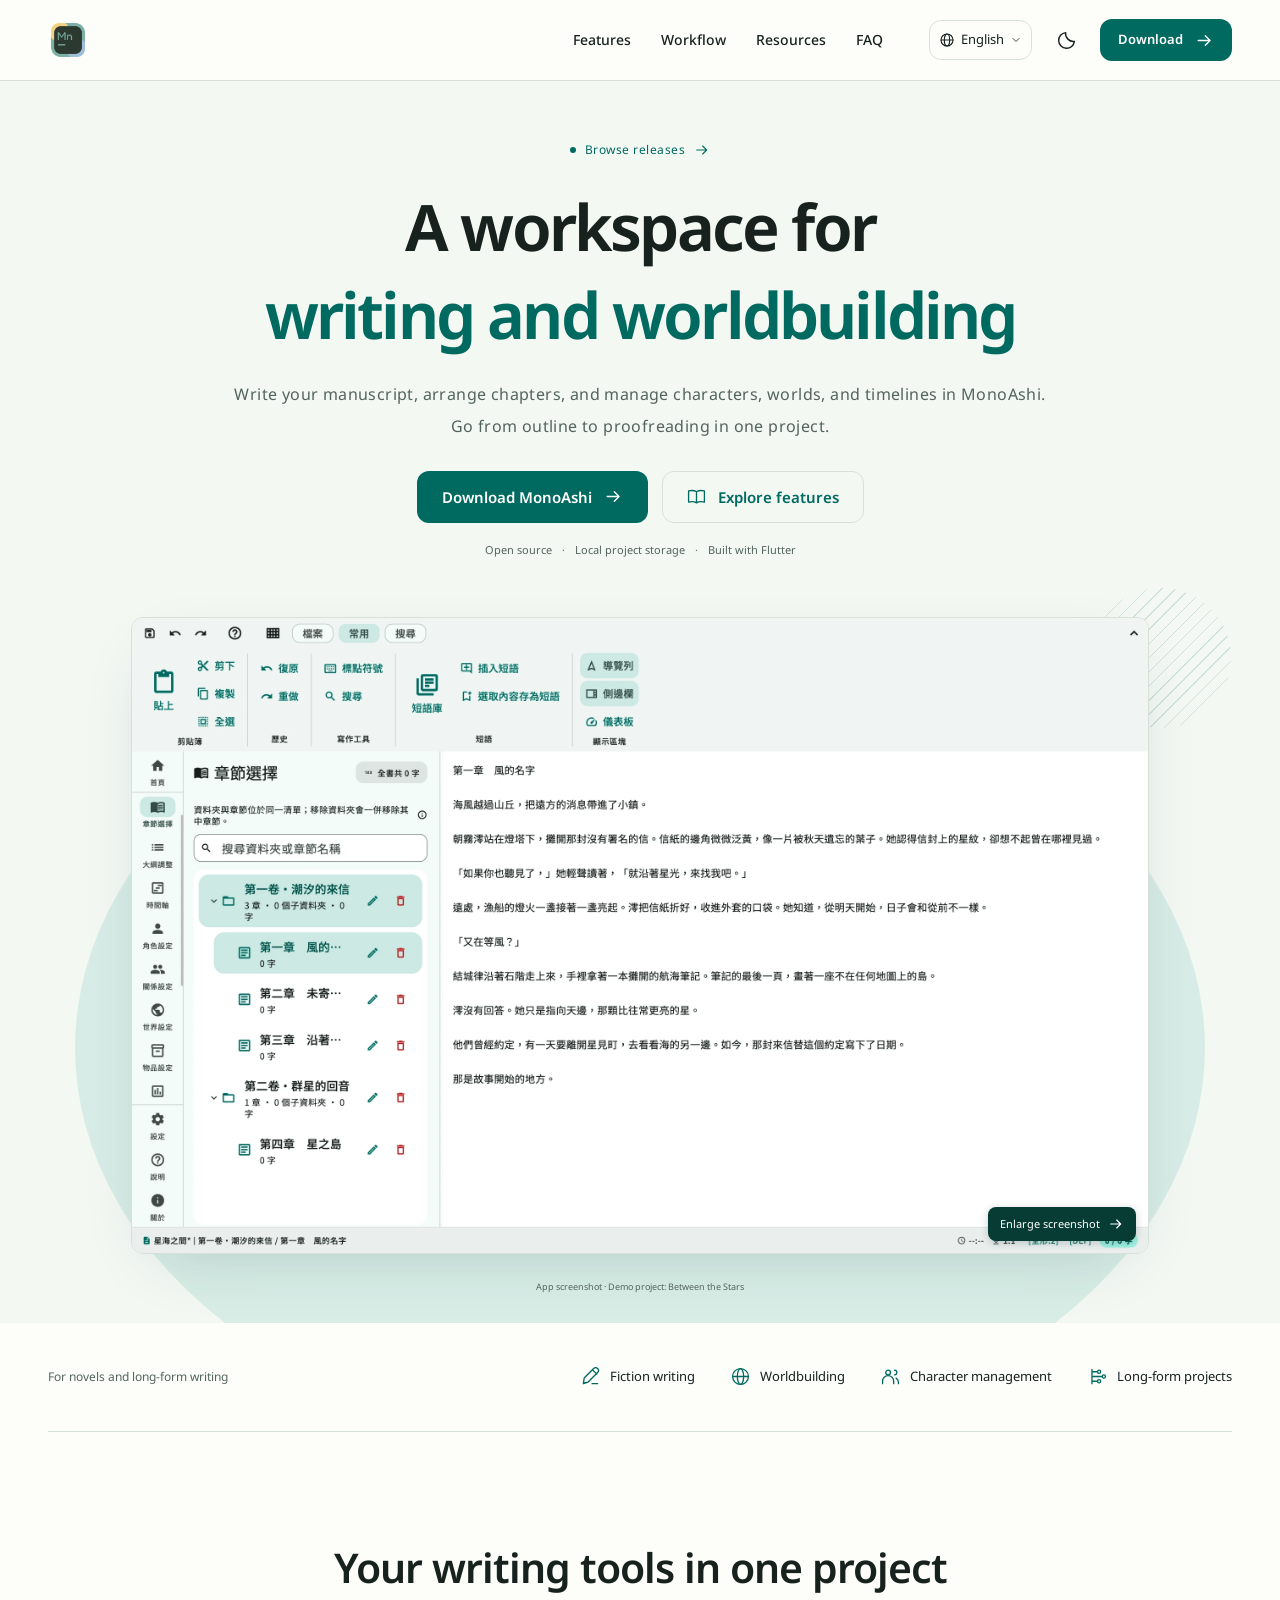
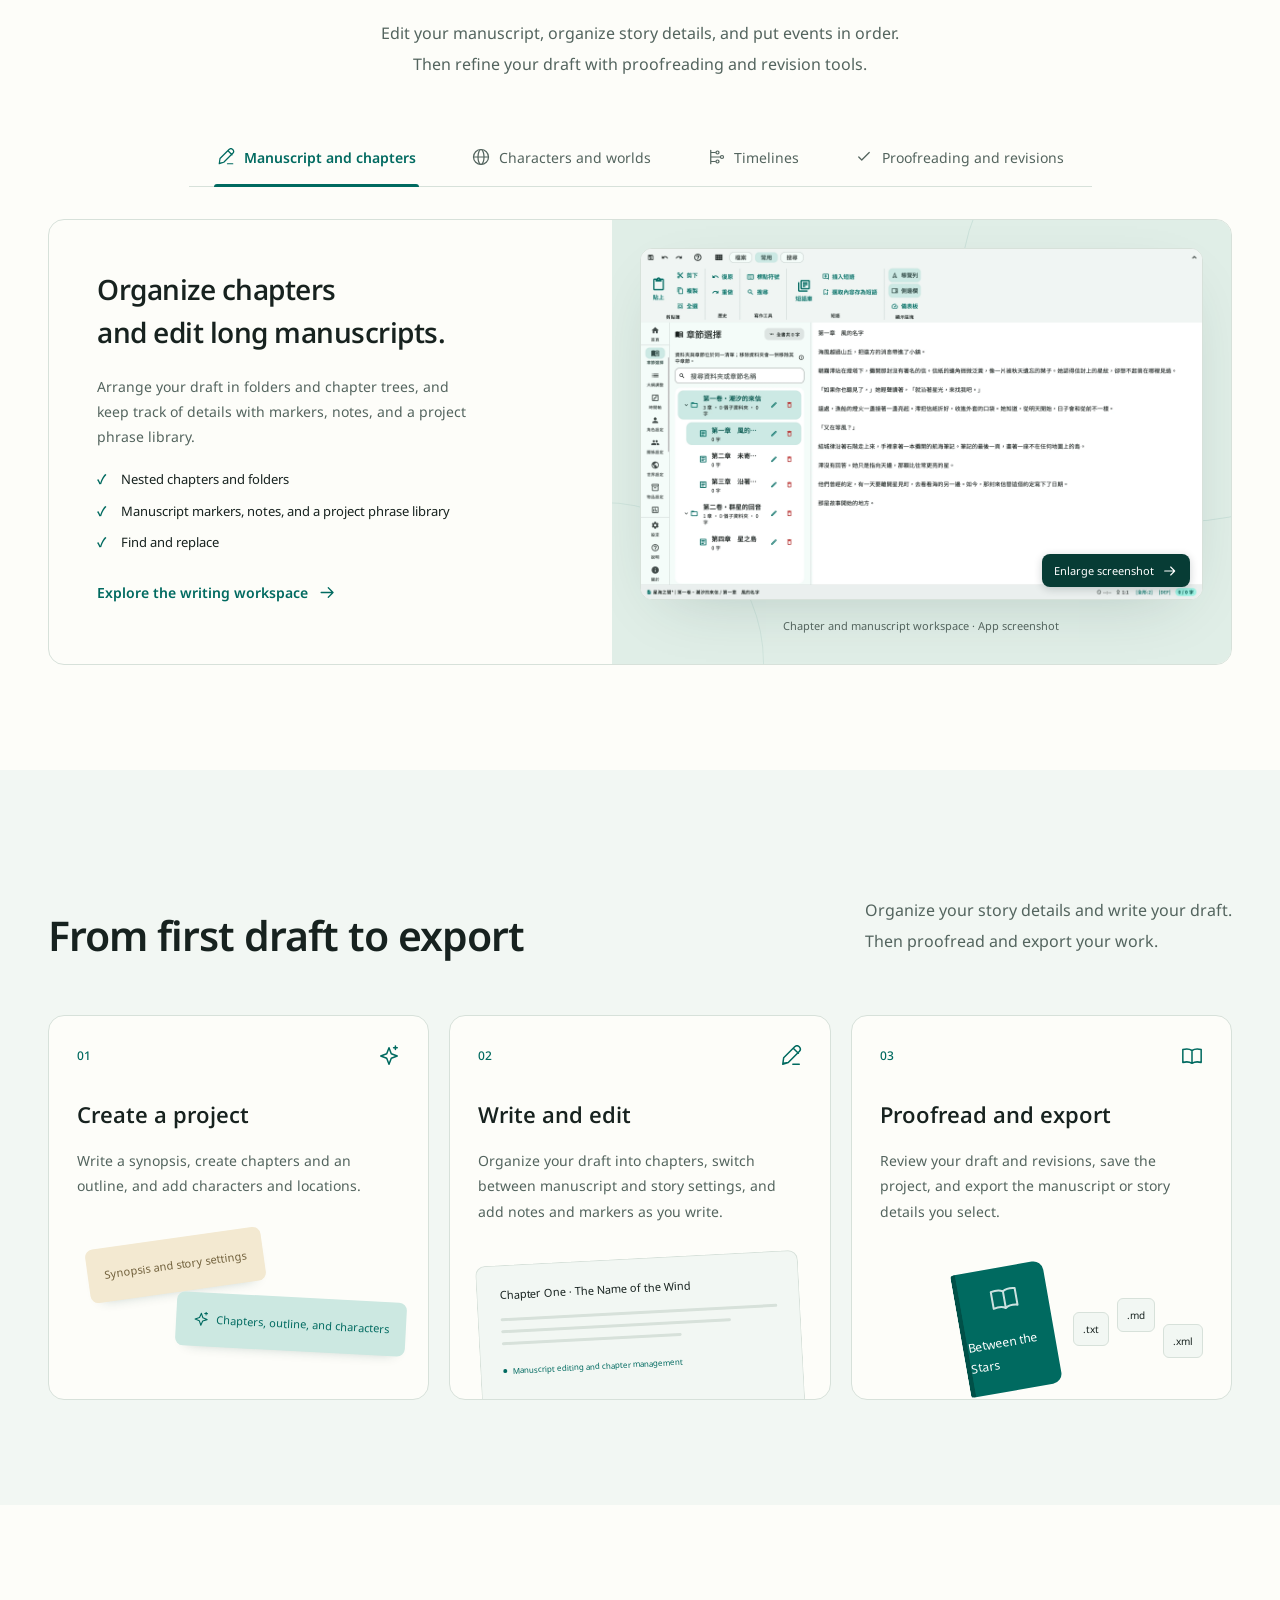
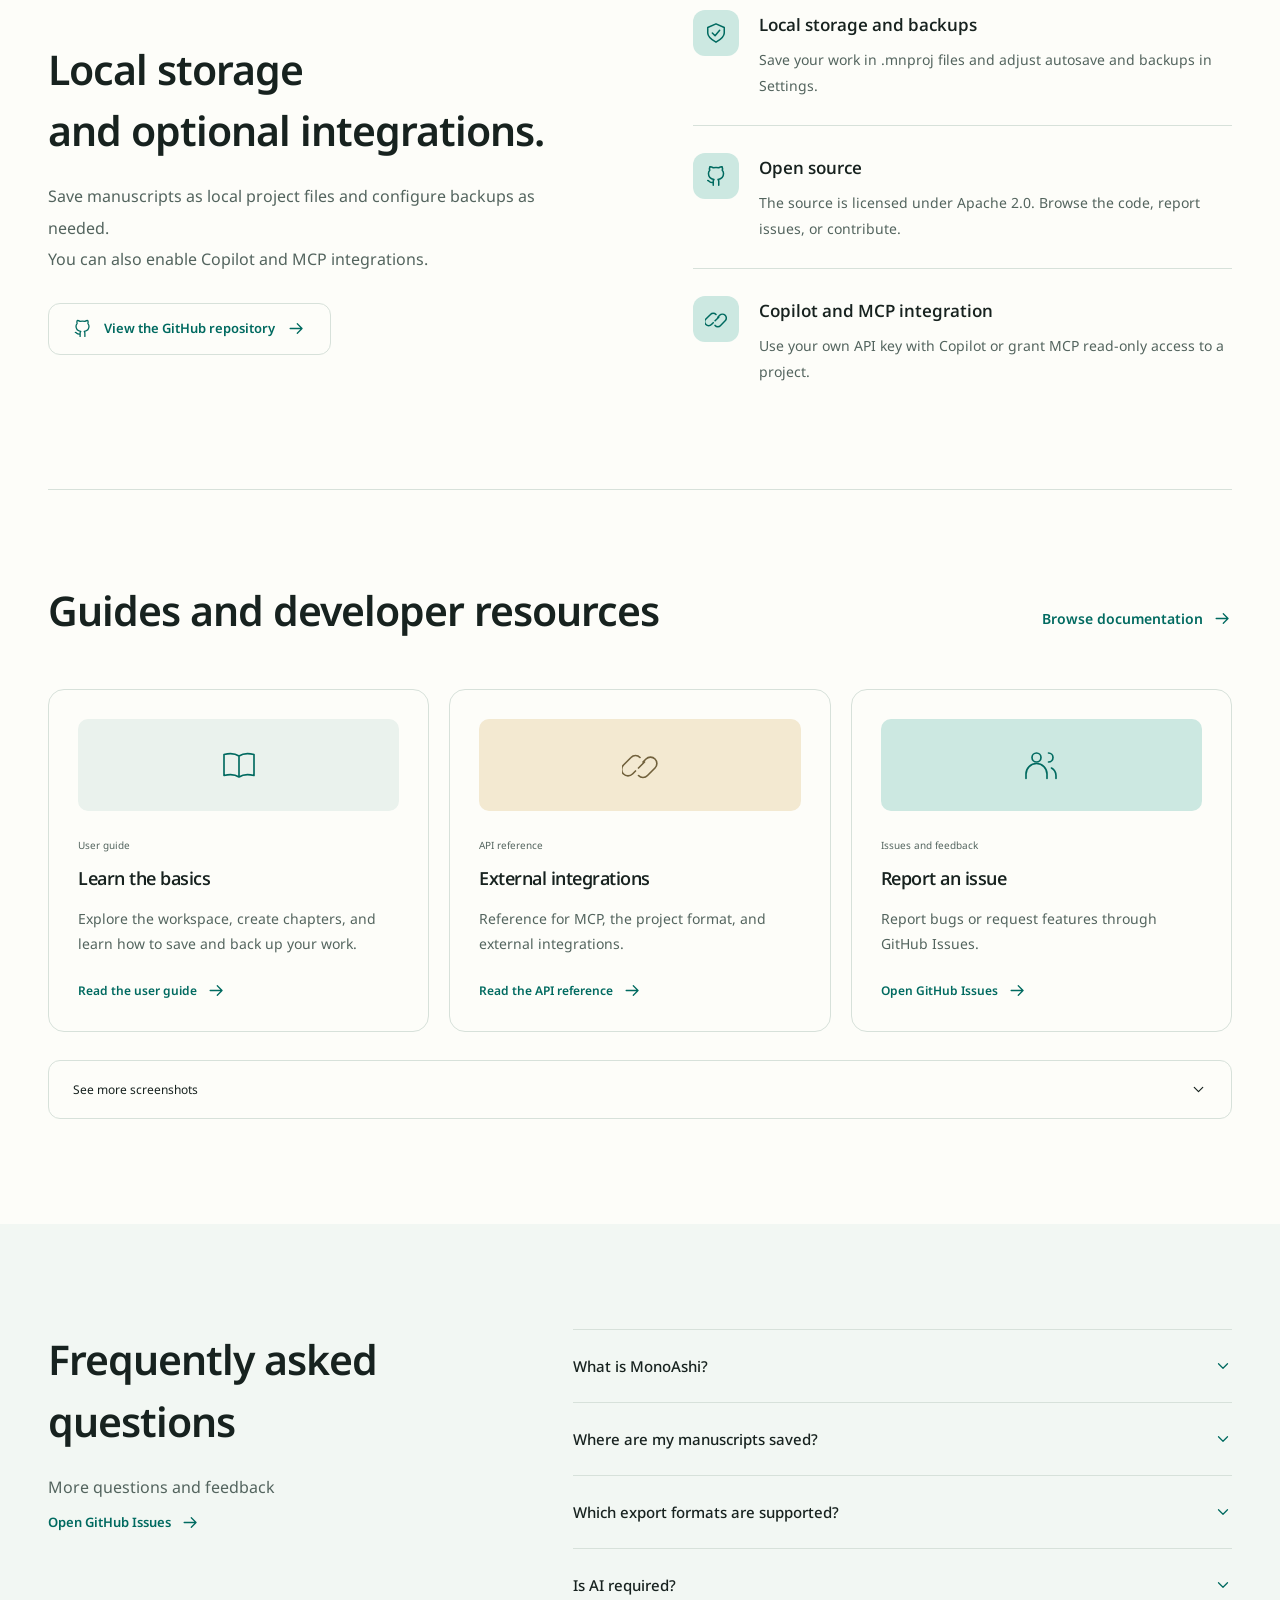
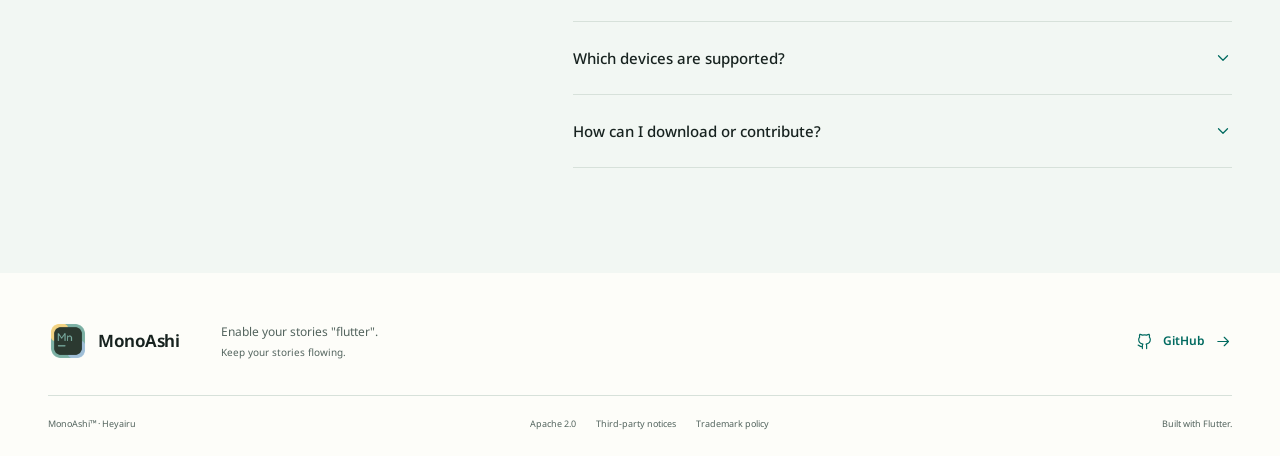
<file: docs/index.html>
<!doctype html>
<html lang="en">
<head>
  <meta charset="utf-8">
  <meta name="viewport" content="width=device-width, initial-scale=1">
  <meta name="theme-color" content="#006a60">
  <meta name="description" content="MonoAshi is an open-source writing tool for manuscripts, chapters, outlines, characters, worldbuilding, and timelines. It supports local projects, proofreading, and revision tracking.">
  <meta property="og:title" content="MonoAshi – Writing and Worldbuilding">
  <meta property="og:description" content="Write and organize your story with local storage, proofreading, and revision tracking.">
  <meta property="og:type" content="website">
  <meta property="og:locale" content="en_US">
  <meta property="og:image" content="https://heyairu.github.io/MonoAshi-FE/assets/social-card.png">
  <meta name="color-scheme" content="light dark">
  <title>MonoAshi – Writing and Worldbuilding</title>
  <link rel="icon" href="assets/app-icon.png" type="image/png">
  <link rel="preload" href="assets/fonts/NotoSans-latin.woff2" as="font" type="font/woff2" crossorigin>
  <link rel="stylesheet" href="assets/site.css?v=949f966f9e75">
  <link rel="alternate" hreflang="en" href="index.html">
  <link rel="alternate" hreflang="ja" href="index.ja.html">
  <link rel="alternate" hreflang="zh-Hant" href="index.zh-Hant.html">
  <link rel="alternate" hreflang="x-default" href="./">
  <script src="assets/site-locale.js"></script>
  <script src="assets/site.js" defer></script>
  <noscript><style>.feature-panel[hidden]{display:grid!important;margin-top:24px}.feature-tabs,.theme-toggle,.menu-toggle{display:none!important}@media(max-width:860px){.main-nav{display:flex;position:static;flex-wrap:wrap;padding:0;border:0;box-shadow:none;gap:8px;background:transparent}.header-inner{height:auto;min-height:80px;flex-wrap:wrap;padding-block:12px}.main-nav a{padding:5px;font-size:12px}}</style></noscript>
</head>
<body>
  <svg class="icon-library" xmlns="http://www.w3.org/2000/svg" aria-hidden="true"><defs>
    <symbol id="i-arrow" viewBox="0 0 24 24"><path d="M4 12h15m-6-6 6 6-6 6"/></symbol>
    <symbol id="i-down" viewBox="0 0 24 24"><path d="M12 3v12m-5-5 5 5 5-5M5 16v4h14v-4"/></symbol>
    <symbol id="i-book" viewBox="0 0 24 24"><path d="M12 6c-3-2-6-2-10-1v14c4-1 7-1 10 1 3-2 6-2 10-1V5c-4-1-7-1-10 1Zm0 0v14"/></symbol>
    <symbol id="i-pen" viewBox="0 0 24 24"><path d="m15 4 5 5M4 20l5-1L21 7a2 2 0 0 0-5-5L4 14l-1 7 6-2M14 21h7"/></symbol>
    <symbol id="i-people" viewBox="0 0 24 24"><circle cx="9" cy="7" r="3"/><path d="M2 21v-3a7 7 0 0 1 14 0v3M17 4a3 3 0 0 1 0 6m2 4a6 6 0 0 1 3 5v2"/></symbol>
    <symbol id="i-language" viewBox="0 0 24 24"><circle cx="12" cy="12" r="9"/><path d="M3 12h18"/><ellipse cx="12" cy="12" rx="4" ry="9"/></symbol>
    <symbol id="i-world" viewBox="0 0 24 24"><circle cx="12" cy="12" r="10"/><ellipse cx="12" cy="12" rx="4" ry="10"/><path d="M2 12h20"/></symbol>
    <symbol id="i-time" viewBox="0 0 24 24"><path d="M5 3v18M5 6h6m-6 6h13M5 18h6"/><circle cx="14" cy="6" r="2"/><circle cx="20" cy="12" r="2"/><circle cx="14" cy="18" r="2"/></symbol>
    <symbol id="i-folder" viewBox="0 0 24 24"><path d="M3 6V4h6l3 3h9v13H3V6Z"/></symbol>
    <symbol id="i-check" viewBox="0 0 24 24"><path d="m5 12 4 4L19 6"/></symbol>
    <symbol id="i-shield" viewBox="0 0 24 24"><path d="m12 2 9 4v6c0 5-9 10-9 10S3 17 3 12V6l9-4Z"/><path d="m8 12 3 3 5-6"/></symbol>
    <symbol id="i-spark" viewBox="0 0 24 24"><path d="m12 3 2.5 6.5L21 12l-6.5 2.5L12 21l-2.5-6.5L3 12l6.5-2.5L12 3Zm7-2v4m-2-2h4"/></symbol>
    <symbol id="i-github" viewBox="0 0 24 24"><path d="M9 19c-4 1-4-2-6-2m12 5v-4a3 3 0 0 0-.8-2.3c3-.4 6-1.5 6-6.4a5 5 0 0 0-1.4-3.5A5 5 0 0 0 18.7 2S17.5 1.6 15 3a13 13 0 0 0-6 0C6.5 1.6 5.3 2 5.3 2a5 5 0 0 0-.1 3.8 5 5 0 0 0-1.4 3.5c0 4.9 3 6 6 6.4A3 3 0 0 0 9 18v4"/></symbol>
    <symbol id="i-sun" viewBox="0 0 24 24"><circle cx="12" cy="12" r="4"/><path d="M12 1v2m0 18v2M1 12h2m18 0h2M4 4l2 2m12 12 2 2M4 20l2-2M18 6l2-2"/></symbol>
    <symbol id="i-moon" viewBox="0 0 24 24"><path d="M21 13A9 9 0 0 1 11 3a9 9 0 1 0 10 10Z"/></symbol>
    <symbol id="i-menu" viewBox="0 0 24 24"><path d="M4 6h16M4 12h16M4 18h16"/></symbol>
    <symbol id="i-close" viewBox="0 0 24 24"><path d="m6 6 12 12M6 18 18 6"/></symbol>
    <symbol id="i-chevron" viewBox="0 0 24 24"><path d="m6 9 6 6 6-6"/></symbol>
    <symbol id="i-monitor" viewBox="0 0 24 24"><rect x="2" y="3" width="20" height="14" rx="2"/><path d="M8 21h8m-4-4v4"/></symbol>
    <symbol id="i-link" viewBox="0 0 24 24"><path d="m10 13 4-4m-6 6-2 2a4 4 0 0 1-6-6l5-5a4 4 0 0 1 6 0m2 3 2-2a4 4 0 0 1 6 6l-5 5a4 4 0 0 1-6 0" transform="translate(1 1)"/></symbol>
  </defs></svg>
  <a class="skip-link" href="#main">Skip to main content</a>

  <header class="site-header">
    <div class="header-inner wrap">
      <a class="brand" href="#" aria-label="MonoAshi home"><img src="assets/app-icon.png" alt="" width="40" height="40"><span></span></a>
      <nav class="main-nav" id="main-nav" aria-label="Main navigation">
        <a href="#features">Features</a><a href="#workflow">Workflow</a><a href="#resources">Resources</a><a href="#faq">FAQ</a>
      </nav>
      <div class="header-actions">
        <details class="language-menu"><summary aria-label="Language: English"><svg class="icon" aria-hidden="true" focusable="false"><use href="#i-language"/></svg><span>English</span><svg class="icon" aria-hidden="true" focusable="false"><use href="#i-chevron"/></svg></summary><div class="language-options">
          <a href="index.html?lang=en" lang="en" hreflang="en" aria-current="page">English</a>
          <a href="index.ja.html" lang="ja" hreflang="ja">日本語</a>
          <a href="index.zh-Hant.html" lang="zh-Hant" hreflang="zh-Hant">繁體中文</a>
        </div></details>
        <button class="icon-button theme-toggle" type="button" aria-label="Switch to dark theme"><svg class="icon" aria-hidden="true" focusable="false"><use href="#i-moon"/></svg></button>
        <a class="button button-small header-cta" href="https://github.com/Heyairu/MonoAshi-FE/releases">Download<svg class="icon" aria-hidden="true" focusable="false"><use href="#i-arrow"/></svg></a>
        <button class="icon-button menu-toggle" type="button" aria-label="Open navigation menu" aria-controls="main-nav" aria-expanded="false"><svg class="icon" aria-hidden="true" focusable="false"><use href="#i-menu"/></svg></button>
      </div>
    </div>
  </header>

  <main id="main">
    <section class="hero" aria-labelledby="hero-title">
      <div class="hero-copy wrap">
        <a class="release-link" href="https://github.com/Heyairu/MonoAshi-FE/releases"><span class="status-dot"></span>Browse releases<svg class="icon" aria-hidden="true" focusable="false"><use href="#i-arrow"/></svg></a>
        <h1 id="hero-title">A workspace for<br><span>writing and worldbuilding</span></h1>
        <p class="hero-description">Write your manuscript, arrange chapters, and manage characters, worlds, and timelines in MonoAshi.<br>Go from outline to proofreading in one project.</p>
        <div class="hero-actions"><a class="button" href="https://github.com/Heyairu/MonoAshi-FE/releases">Download MonoAshi<svg class="icon" aria-hidden="true" focusable="false"><use href="#i-arrow"/></svg></a><a class="button button-outline" href="#features"><svg class="icon" aria-hidden="true" focusable="false"><use href="#i-book"/></svg>Explore features</a></div>
        <p class="hero-note">Open source<span>·</span>Local project storage<span>·</span>Built with Flutter</p>
      </div>

      <figure class="hero-visual wrap" aria-label="MonoAshi writing workspace">
        <div class="visual-orbit" aria-hidden="true"></div><div class="visual-grid" aria-hidden="true"></div>
        <a class="screenshot-link hero-screenshot" href="assets/screenshots/writing.webp" data-preview data-caption="Chapter and manuscript workspace · Demo project: Between the Stars">
          <img src="assets/screenshots/writing.webp" alt="MonoAshi interface showing the chapter tree on the left and the editor on the right in the Between the Stars demo project" width="2400" height="1500" fetchpriority="high">
          <span class="screenshot-expand">Enlarge screenshot<svg class="icon" aria-hidden="true" focusable="false"><use href="#i-arrow"/></svg></span>
        </a>
        <figcaption>App screenshot · Demo project: Between the Stars</figcaption>
      </figure>
    </section>

    <div class="principles wrap" aria-label="Use cases"><span>For novels and long-form writing</span><div><span><svg class="icon" aria-hidden="true" focusable="false"><use href="#i-pen"/></svg>Fiction writing</span><span><svg class="icon" aria-hidden="true" focusable="false"><use href="#i-world"/></svg>Worldbuilding</span><span><svg class="icon" aria-hidden="true" focusable="false"><use href="#i-people"/></svg>Character management</span><span><svg class="icon" aria-hidden="true" focusable="false"><use href="#i-time"/></svg>Long-form projects</span></div></div>

    <section class="section features-section" id="features" aria-labelledby="features-title">
      <div class="wrap">
        <div class="section-heading"><h2 id="features-title">Your writing tools in one project</h2><p>Edit your manuscript, organize story details, and put events in order.<br>Then refine your draft with proofreading and revision tools.</p></div>
        <div class="feature-explorer">
          <div class="feature-tabs" role="tablist" aria-label="Writing features">
            <button type="button" role="tab" id="tab-writing" aria-controls="panel-writing" aria-selected="true" tabindex="0"><svg class="icon" aria-hidden="true" focusable="false"><use href="#i-pen"/></svg>Manuscript and chapters</button>
            <button type="button" role="tab" id="tab-world" aria-controls="panel-world" aria-selected="false" tabindex="-1"><svg class="icon" aria-hidden="true" focusable="false"><use href="#i-world"/></svg>Characters and worlds</button>
            <button type="button" role="tab" id="tab-timeline" aria-controls="panel-timeline" aria-selected="false" tabindex="-1"><svg class="icon" aria-hidden="true" focusable="false"><use href="#i-time"/></svg>Timelines</button>
            <button type="button" role="tab" id="tab-revision" aria-controls="panel-revision" aria-selected="false" tabindex="-1"><svg class="icon" aria-hidden="true" focusable="false"><use href="#i-check"/></svg>Proofreading and revisions</button>
          </div>
          <div class="feature-panel" id="panel-writing" role="tabpanel" aria-labelledby="tab-writing" tabindex="0">
            <div class="feature-copy"><h3>Organize chapters<br>and edit long manuscripts.</h3><p>Arrange your draft in folders and chapter trees, and keep track of details with markers, notes, and a project phrase library.</p><ul class="check-list"><li>Nested chapters and folders</li><li>Manuscript markers, notes, and a project phrase library</li><li>Find and replace</li></ul><a class="text-link" href="https://github.com/Heyairu/MonoAshi-FE/blob/main/docs/GUIDE.md#3-建立開啟與保存作品">Explore the writing workspace<svg class="icon" aria-hidden="true" focusable="false"><use href="#i-arrow"/></svg></a></div>
            <figure class="feature-art screenshot-art"><a class="screenshot-link" href="assets/screenshots/writing.webp" data-preview data-caption="Chapter and manuscript workspace · Demo project: Between the Stars"><img src="assets/screenshots/writing.webp" alt="MonoAshi screenshot showing the chapter and manuscript editor" width="2400" height="1500" loading="lazy"><span class="screenshot-expand">Enlarge screenshot<svg class="icon" aria-hidden="true" focusable="false"><use href="#i-arrow"/></svg></span></a><figcaption>Chapter and manuscript workspace · App screenshot</figcaption></figure>
          </div>
          <div class="feature-panel" id="panel-world" role="tabpanel" aria-labelledby="tab-world" tabindex="0" hidden>
            <div class="feature-copy"><h3>Manage characters<br>and worlds together.</h3><p>Keep records for characters, relationships, places, and items. Map relationships and group locations into hierarchies.</p><ul class="check-list"><li>Character profiles and relationship maps</li><li>Nested locations</li><li>Item details and ownership records</li></ul><a class="text-link" href="https://github.com/Heyairu/MonoAshi-FE/blob/main/docs/GUIDE.md#5-角色地點物品與-scene-快照">Explore worldbuilding<svg class="icon" aria-hidden="true" focusable="false"><use href="#i-arrow"/></svg></a></div>
            <figure class="feature-art screenshot-art"><a class="screenshot-link" href="assets/screenshots/characters.webp" data-preview data-caption="Character profiles and settings · Demo project: Between the Stars"><img src="assets/screenshots/characters.webp" alt="MonoAshi screenshot showing the character workspace" width="2400" height="1500" loading="lazy"><span class="screenshot-expand">Enlarge screenshot<svg class="icon" aria-hidden="true" focusable="false"><use href="#i-arrow"/></svg></span></a><figcaption>Character profiles and settings · App screenshot</figcaption></figure>
          </div>
          <div class="feature-panel" id="panel-timeline" role="tabpanel" aria-labelledby="tab-timeline" tabindex="0" hidden>
            <div class="feature-copy"><h3>Track event order<br>and story state.</h3><p>Arrange events and storylines on the main timeline. Use scene snapshots to see the characters, places, and items at a given point in the story.</p><ul class="check-list"><li>Main timeline and micro-timelines</li><li>Character, location, and item states by scene</li><li>Multiple storylines and event ordering</li></ul><a class="text-link" href="https://github.com/Heyairu/MonoAshi-FE/blob/main/docs/GUIDE.md#5-角色地點物品與-scene-快照">Explore timelines and snapshots<svg class="icon" aria-hidden="true" focusable="false"><use href="#i-arrow"/></svg></a></div>
            <figure class="feature-art screenshot-art"><a class="screenshot-link" href="assets/screenshots/timeline.webp" data-preview data-caption="Main timeline and story events · Demo project: Between the Stars"><img src="assets/screenshots/timeline.webp" alt="MonoAshi screenshot showing the story timeline workspace" width="2400" height="1500" loading="lazy"><span class="screenshot-expand">Enlarge screenshot<svg class="icon" aria-hidden="true" focusable="false"><use href="#i-arrow"/></svg></span></a><figcaption>Main timeline and story events · App screenshot</figcaption></figure>
          </div>
          <div class="feature-panel" id="panel-revision" role="tabpanel" aria-labelledby="tab-revision" tabindex="0" hidden>
            <div class="feature-copy"><h3>Proofread your draft<br>and track revisions.</h3><p>Check for redundant words, proofread your manuscript, and compare supported changes against local checkpoints.</p><ul class="check-list"><li>Proofreading and redundant word checks</li><li>Revision tracking and comparison baselines</li><li>TXT, Markdown, and partial XML exports</li></ul><a class="text-link" href="https://github.com/Heyairu/MonoAshi-FE/blob/main/docs/GUIDE.md">Read the proofreading and export guide<svg class="icon" aria-hidden="true" focusable="false"><use href="#i-arrow"/></svg></a></div>
            <figure class="feature-art screenshot-art"><a class="screenshot-link" href="assets/screenshots/proofreading.webp" data-preview data-caption="Proofreading and redundant word checks · Demo project: Between the Stars"><img src="assets/screenshots/proofreading.webp" alt="MonoAshi screenshot showing the proofreading workspace" width="2400" height="1500" loading="lazy"><span class="screenshot-expand">Enlarge screenshot<svg class="icon" aria-hidden="true" focusable="false"><use href="#i-arrow"/></svg></span></a><figcaption>Proofreading and redundant word checks · App screenshot</figcaption></figure>
          </div>
        </div>
      </div>
    </section>

    <section class="section workflow-section" id="workflow" aria-labelledby="workflow-title"><div class="wrap">
      <div class="section-heading heading-row"><div><h2 id="workflow-title">From first draft to export</h2></div><p>Organize your story details and write your draft.<br>Then proofread and export your work.</p></div>
      <div class="journey-grid">
        <article class="journey-card"><div class="journey-top"><span>01</span><svg class="icon" aria-hidden="true" focusable="false"><use href="#i-spark"/></svg></div><h3>Create a project</h3><p>Write a synopsis, create chapters and an outline, and add characters and locations.</p><div class="journey-art idea-art" aria-hidden="true"><span class="idea-note note-back">Synopsis and story settings</span><span class="idea-note note-front"><svg class="icon" aria-hidden="true" focusable="false"><use href="#i-spark"/></svg>Chapters, outline, and characters</span></div></article>
        <article class="journey-card"><div class="journey-top"><span>02</span><svg class="icon" aria-hidden="true" focusable="false"><use href="#i-pen"/></svg></div><h3>Write and edit</h3><p>Organize your draft into chapters, switch between manuscript and story settings, and add notes and markers as you write.</p><div class="journey-art words-art" aria-hidden="true"><span>Chapter One · The Name of the Wind</span><i></i><i></i><i></i><div><span class="status-dot"></span>Manuscript editing and chapter management</div></div></article>
        <article class="journey-card"><div class="journey-top"><span>03</span><svg class="icon" aria-hidden="true" focusable="false"><use href="#i-book"/></svg></div><h3>Proofread and export</h3><p>Review your draft and revisions, save the project, and export the manuscript or story details you select.</p><div class="journey-art export-art" aria-hidden="true"><div><svg class="icon" aria-hidden="true" focusable="false"><use href="#i-book"/></svg><span>Between the Stars</span></div><span class="file-tag">.txt</span><span class="file-tag">.md</span><span class="file-tag">.xml</span></div></article>
      </div>
    </div></section>

    <section class="section ownership-section" aria-labelledby="ownership-title"><div class="wrap ownership-grid"><div><h2 id="ownership-title">Local storage<br>and optional integrations.</h2><p>Save manuscripts as local project files and configure backups as needed.<br>You can also enable Copilot and MCP integrations.</p><a class="button button-outline" href="https://github.com/Heyairu/MonoAshi-FE"><svg class="icon" aria-hidden="true" focusable="false"><use href="#i-github"/></svg>View the GitHub repository<svg class="icon" aria-hidden="true" focusable="false"><use href="#i-arrow"/></svg></a></div><div class="ownership-list"><article><span class="tonal-icon"><svg class="icon" aria-hidden="true" focusable="false"><use href="#i-shield"/></svg></span><div><h3>Local storage and backups</h3><p>Save your work in .mnproj files and adjust autosave and backups in Settings.</p></div></article><article><span class="tonal-icon"><svg class="icon" aria-hidden="true" focusable="false"><use href="#i-github"/></svg></span><div><h3>Open source</h3><p>The source is licensed under Apache 2.0. Browse the code, report issues, or contribute.</p></div></article><article><span class="tonal-icon"><svg class="icon" aria-hidden="true" focusable="false"><use href="#i-link"/></svg></span><div><h3>Copilot and MCP integration</h3><p>Use your own API key with Copilot or grant MCP read-only access to a project.</p></div></article></div></div></section>

    <section class="section resources-section" id="resources" aria-labelledby="resources-title"><div class="wrap">
      <div class="section-heading heading-row"><div><h2 id="resources-title">Guides and developer resources</h2></div><a class="text-link" href="https://github.com/Heyairu/MonoAshi-FE/tree/main/docs">Browse documentation<svg class="icon" aria-hidden="true" focusable="false"><use href="#i-arrow"/></svg></a></div>
      <div class="resource-grid"><a class="resource-card" href="https://github.com/Heyairu/MonoAshi-FE/blob/main/docs/GUIDE.md"><span class="resource-icon"><svg class="icon" aria-hidden="true" focusable="false"><use href="#i-book"/></svg></span><span class="resource-label">User guide</span><h3>Learn the basics</h3><p>Explore the workspace, create chapters, and learn how to save and back up your work.</p><span class="text-link">Read the user guide<svg class="icon" aria-hidden="true" focusable="false"><use href="#i-arrow"/></svg></span></a><a class="resource-card" href="https://github.com/Heyairu/MonoAshi-FE/blob/main/docs/API.md"><span class="resource-icon"><svg class="icon" aria-hidden="true" focusable="false"><use href="#i-link"/></svg></span><span class="resource-label">API reference</span><h3>External integrations</h3><p>Reference for MCP, the project format, and external integrations.</p><span class="text-link">Read the API reference<svg class="icon" aria-hidden="true" focusable="false"><use href="#i-arrow"/></svg></span></a><a class="resource-card" href="https://github.com/Heyairu/MonoAshi-FE/issues"><span class="resource-icon"><svg class="icon" aria-hidden="true" focusable="false"><use href="#i-people"/></svg></span><span class="resource-label">Issues and feedback</span><h3>Report an issue</h3><p>Report bugs or request features through GitHub Issues.</p><span class="text-link">Open GitHub Issues<svg class="icon" aria-hidden="true" focusable="false"><use href="#i-arrow"/></svg></span></a></div>
      <details class="preview-details"><summary>See more screenshots<svg class="icon" aria-hidden="true" focusable="false"><use href="#i-chevron"/></svg></summary><div class="preview-gallery"><a class="screenshot-link gallery-screenshot" href="assets/screenshots/writing.webp" data-preview data-caption="Chapters and manuscript · Demo project: Between the Stars"><img src="assets/screenshots/writing.webp" alt="MonoAshi screenshot showing chapters and manuscript" width="2400" height="1500" loading="lazy"><span>Chapters and manuscript<svg class="icon" aria-hidden="true" focusable="false"><use href="#i-arrow"/></svg></span></a><a class="screenshot-link gallery-screenshot" href="assets/screenshots/characters.webp" data-preview data-caption="Character settings · Demo project: Between the Stars"><img src="assets/screenshots/characters.webp" alt="MonoAshi screenshot showing character settings" width="2400" height="1500" loading="lazy"><span>Character settings<svg class="icon" aria-hidden="true" focusable="false"><use href="#i-arrow"/></svg></span></a><a class="screenshot-link gallery-screenshot" href="assets/screenshots/world.webp" data-preview data-caption="Worldbuilding · Demo project: Between the Stars"><img src="assets/screenshots/world.webp" alt="MonoAshi screenshot showing worldbuilding" width="2400" height="1500" loading="lazy"><span>Worldbuilding<svg class="icon" aria-hidden="true" focusable="false"><use href="#i-arrow"/></svg></span></a><a class="screenshot-link gallery-screenshot" href="assets/screenshots/timeline.webp" data-preview data-caption="Story timeline · Demo project: Between the Stars"><img src="assets/screenshots/timeline.webp" alt="MonoAshi screenshot showing the story timeline" width="2400" height="1500" loading="lazy"><span>Story timeline<svg class="icon" aria-hidden="true" focusable="false"><use href="#i-arrow"/></svg></span></a><a class="screenshot-link gallery-screenshot" href="assets/screenshots/proofreading.webp" data-preview data-caption="Proofreading · Demo project: Between the Stars"><img src="assets/screenshots/proofreading.webp" alt="MonoAshi screenshot showing proofreading" width="2400" height="1500" loading="lazy"><span>Proofreading<svg class="icon" aria-hidden="true" focusable="false"><use href="#i-arrow"/></svg></span></a></div><p class="preview-note">Screenshots show the Between the Stars demo project. The interface may vary by version and platform.</p></details>
    </div></section>

    <section class="section faq-section" id="faq" aria-labelledby="faq-title"><div class="wrap faq-grid"><div><h2 id="faq-title">Frequently asked questions</h2><p>More questions and feedback<br><a class="text-link" href="https://github.com/Heyairu/MonoAshi-FE/issues">Open GitHub Issues<svg class="icon" aria-hidden="true" focusable="false"><use href="#i-arrow"/></svg></a></p></div><div class="faq-list">
      <details><summary>What is MonoAshi?<svg class="icon" aria-hidden="true" focusable="false"><use href="#i-chevron"/></svg></summary><div><p>MonoAshi is an open-source writing tool for storytellers, built with Flutter. It brings manuscripts, chapters, outlines, characters, worlds, items, and timelines into one workspace.</p></div></details>
      <details><summary>Where are my manuscripts saved?<svg class="icon" aria-hidden="true" focusable="false"><use href="#i-chevron"/></svg></summary><div><p>Your work is saved as a .mnproj file in a local location you choose. Autosave updates that file, and automatic backups go to the configured backup folder. Both are adjustable in Settings. Review the connection and data access details before enabling external AI or collaboration.</p></div></details>
      <details><summary>Which export formats are supported?<svg class="icon" aria-hidden="true" focusable="false"><use href="#i-chevron"/></svg></summary><div><p>Export manuscripts as TXT or Markdown, story settings as readable Markdown, and selected project data as XML. Choose a single document or a ZIP of separate files. Keep the .mnproj file for the full project. DOCX and PDF options are currently disabled.</p></div></details>
      <details><summary>Is AI required?<svg class="icon" aria-hidden="true" focusable="false"><use href="#i-chevron"/></svg></summary><div><p>AI is optional. You can edit manuscripts and manage story settings independently. Copilot connects to your provider with your API key. Ask and Plan are available in standard builds. Plan provides proposals and validation, and Agent is currently unavailable. Authorized local MCP hosts can access projects in read-only mode.</p></div></details>
      <details><summary>Which devices are supported?<svg class="icon" aria-hidden="true" focusable="false"><use href="#i-chevron"/></svg></summary><div><p>The Flutter project includes platform targets for Windows, macOS, Linux, Android, iOS, and the web. Features, validation status, and downloadable builds vary by platform. Check GitHub Releases and the user guide for details.</p></div></details>
      <details><summary>How can I download or contribute?<svg class="icon" aria-hidden="true" focusable="false"><use href="#i-chevron"/></svg></summary><div><p>Visit <a href="https://github.com/Heyairu/MonoAshi-FE/releases">GitHub Releases</a> for available builds and platform details. Developers can follow the repository README to run from source or use Issues to report bugs and suggest changes.</p></div></details>
    </div></div></section>

  </main>

  <footer class="site-footer"><div class="wrap"><div class="footer-top"><a class="brand" href="#"><img src="assets/app-icon.png" alt="" width="40" height="40"><span>MonoAshi</span></a><p>Enable your stories "flutter".<span>Keep your stories flowing.</span></p><a class="text-link" href="https://github.com/Heyairu/MonoAshi-FE"><svg class="icon" aria-hidden="true" focusable="false"><use href="#i-github"/></svg>GitHub<svg class="icon" aria-hidden="true" focusable="false"><use href="#i-arrow"/></svg></a></div><div class="footer-bottom"><span>MonoAshi™ · Heyairu</span><nav aria-label="Footer navigation"><a href="https://github.com/Heyairu/MonoAshi-FE/blob/main/LICENSE.md">Apache 2.0</a><a href="https://github.com/Heyairu/MonoAshi-FE/blob/main/NOTICE.md">Third-party notices</a><a href="https://github.com/Heyairu/MonoAshi-FE/blob/main/TRADEMARKS.md">Trademark policy</a></nav><span>Built with Flutter.</span></div></div></footer>

  <dialog class="preview-dialog" aria-label="App screenshot"><button class="icon-button dialog-close" type="button" aria-label="Close preview"><svg class="icon" aria-hidden="true" focusable="false"><use href="#i-close"/></svg></button><img src="assets/screenshots/writing.webp" alt="MonoAshi chapter and manuscript workspace" width="2400" height="1500"><p>Chapter and manuscript workspace · Demo project: Between the Stars</p></dialog>
</body>
</html>
</file>
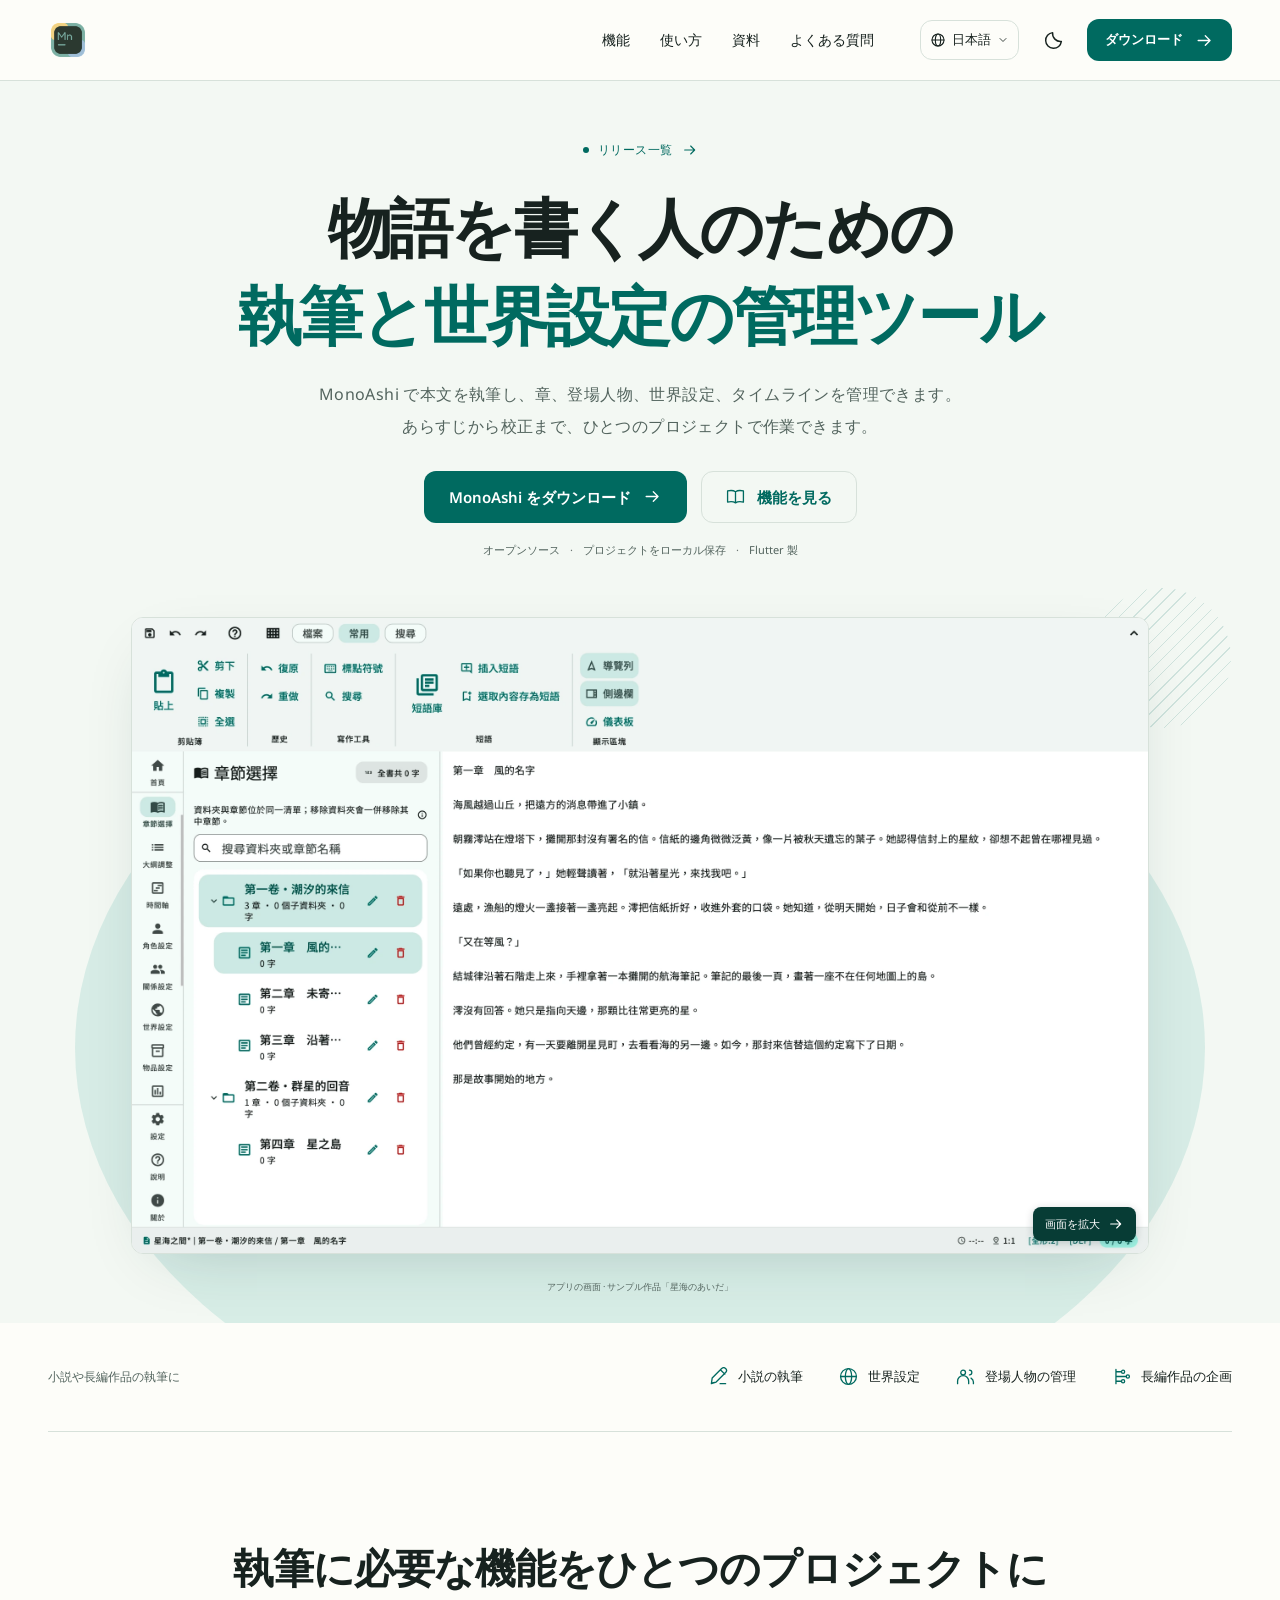
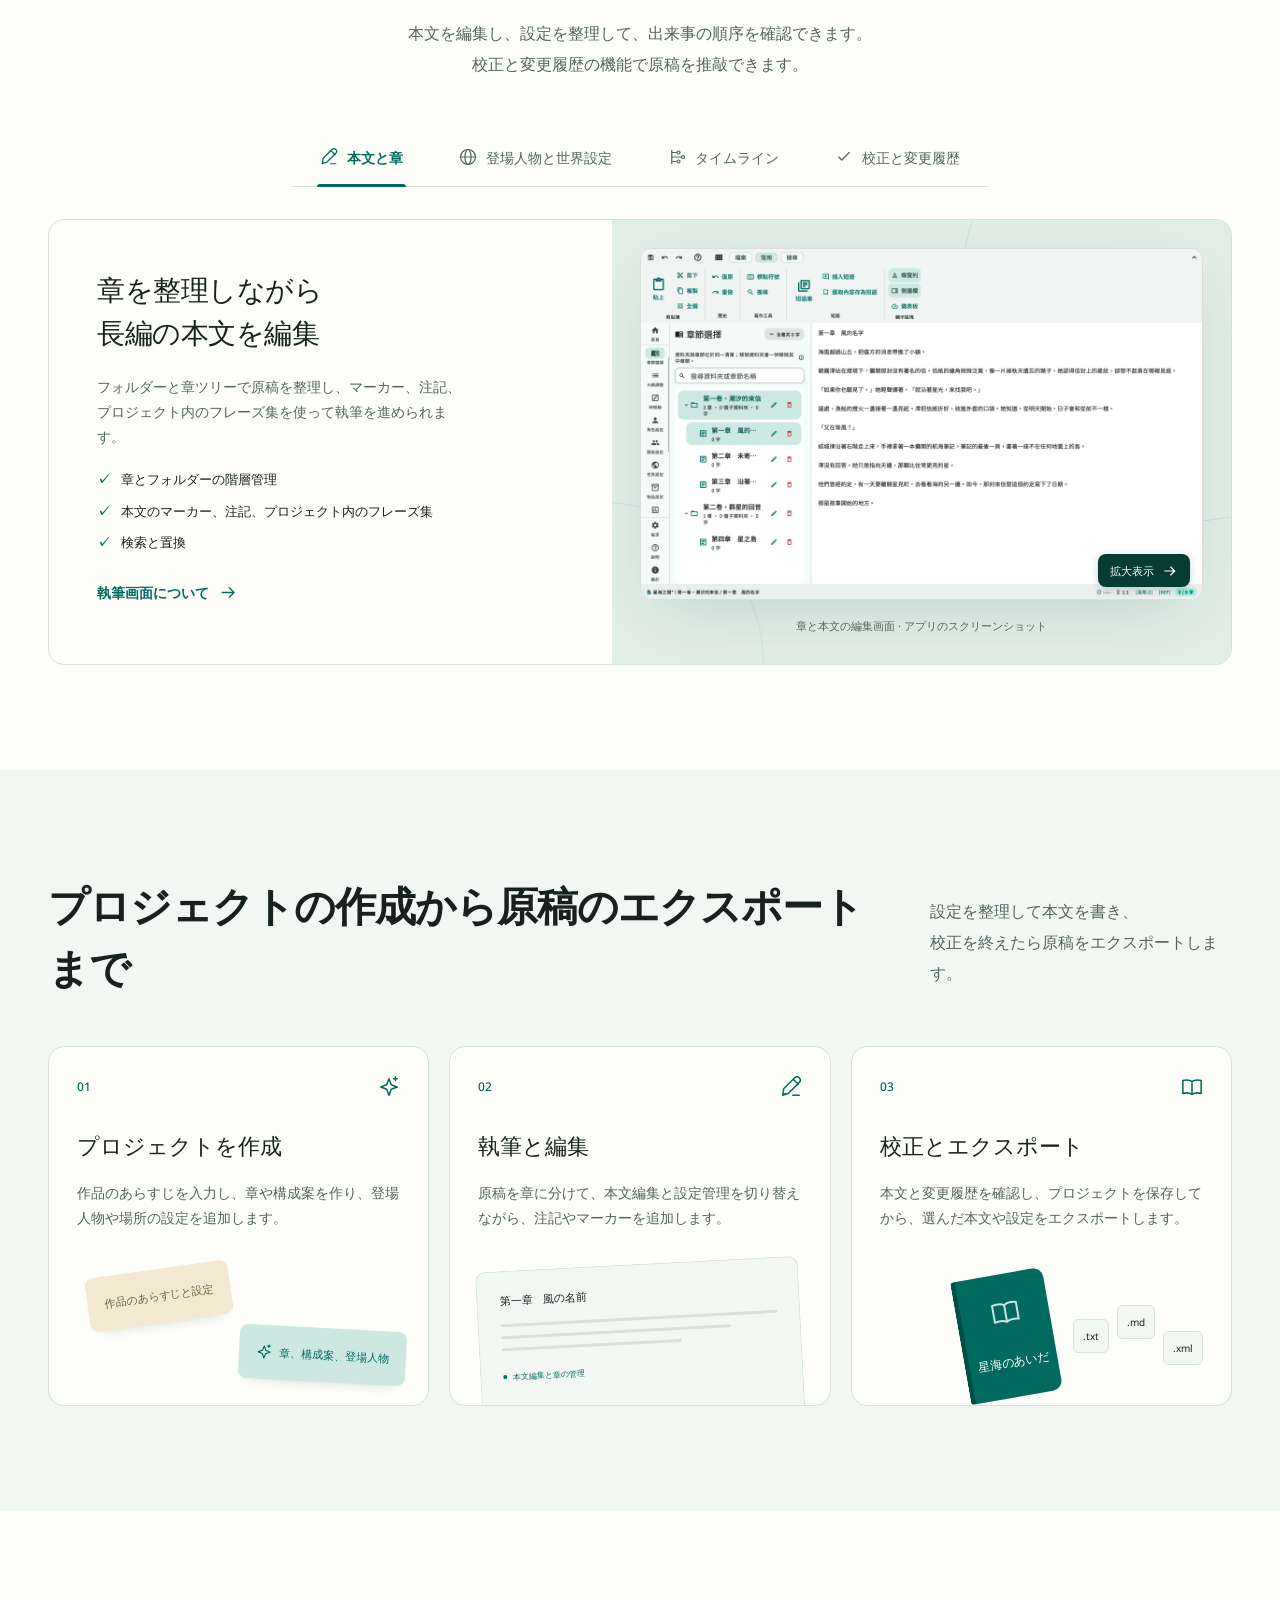
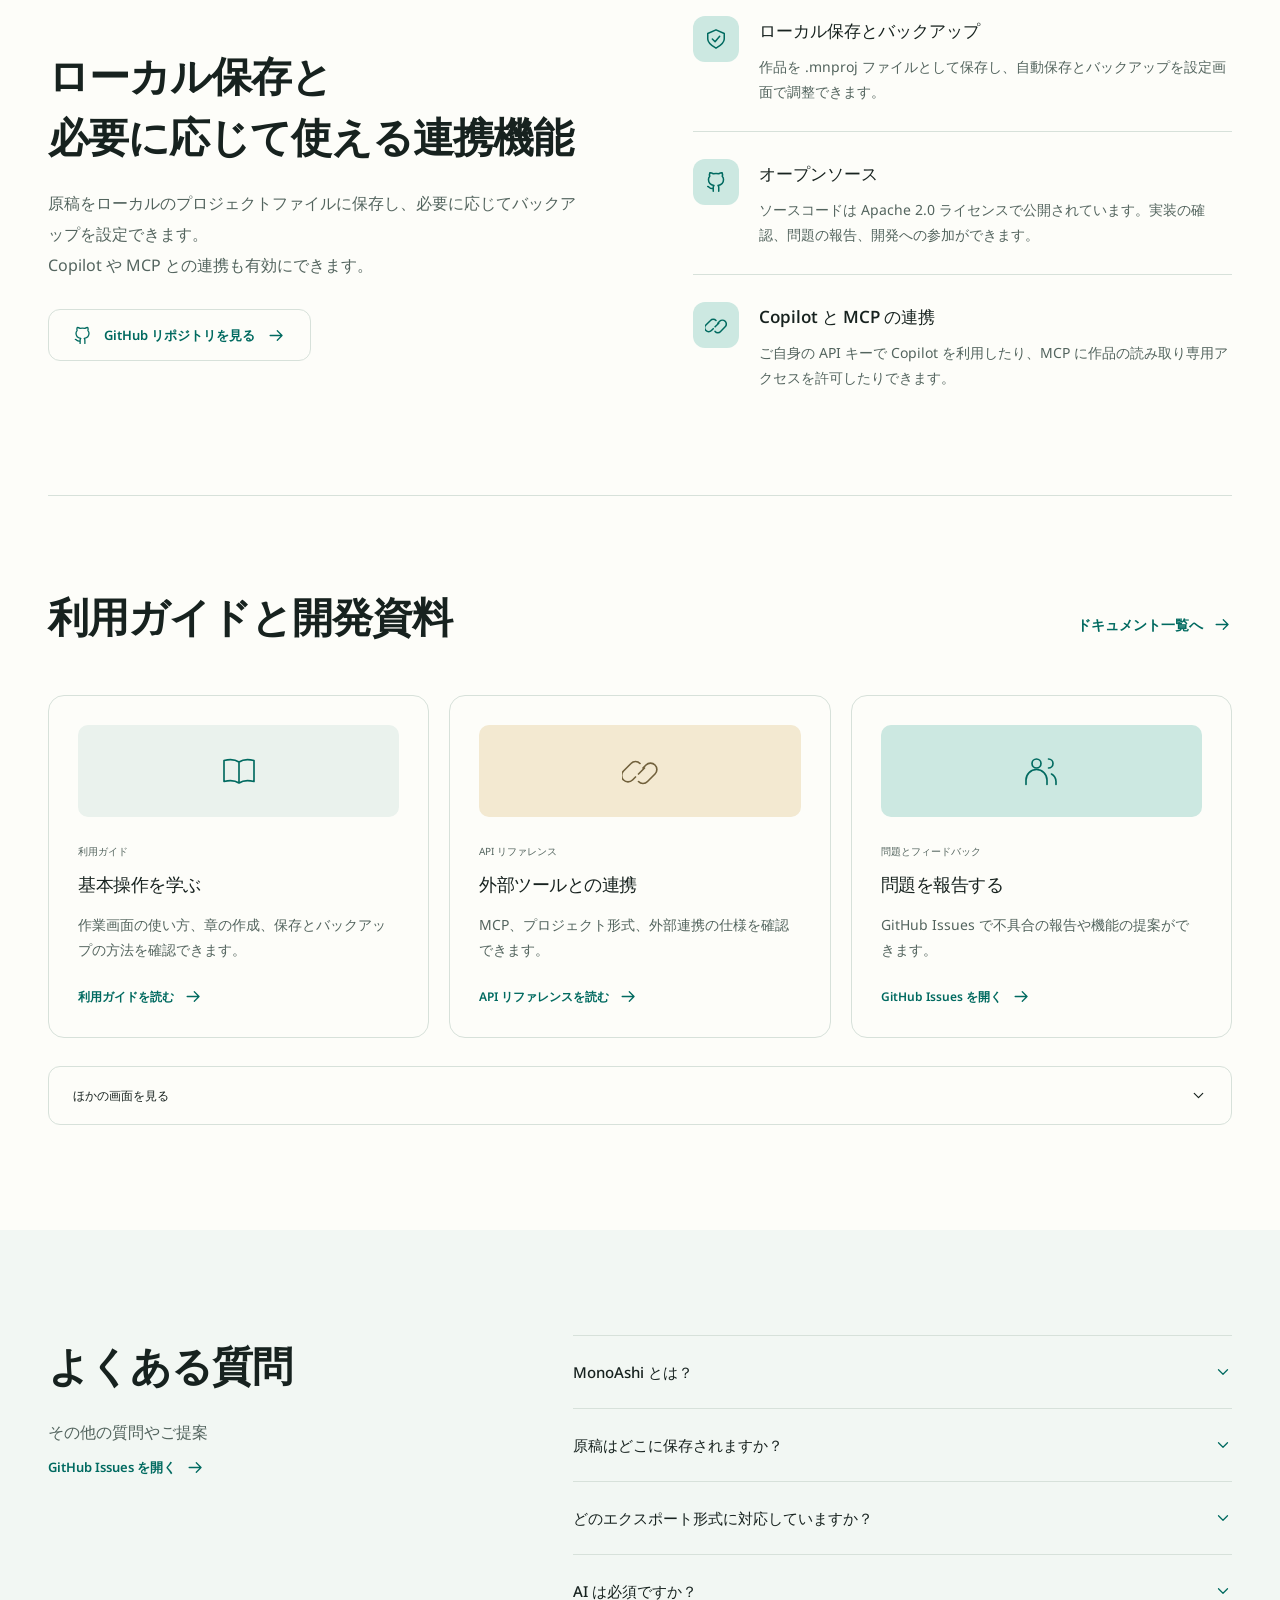
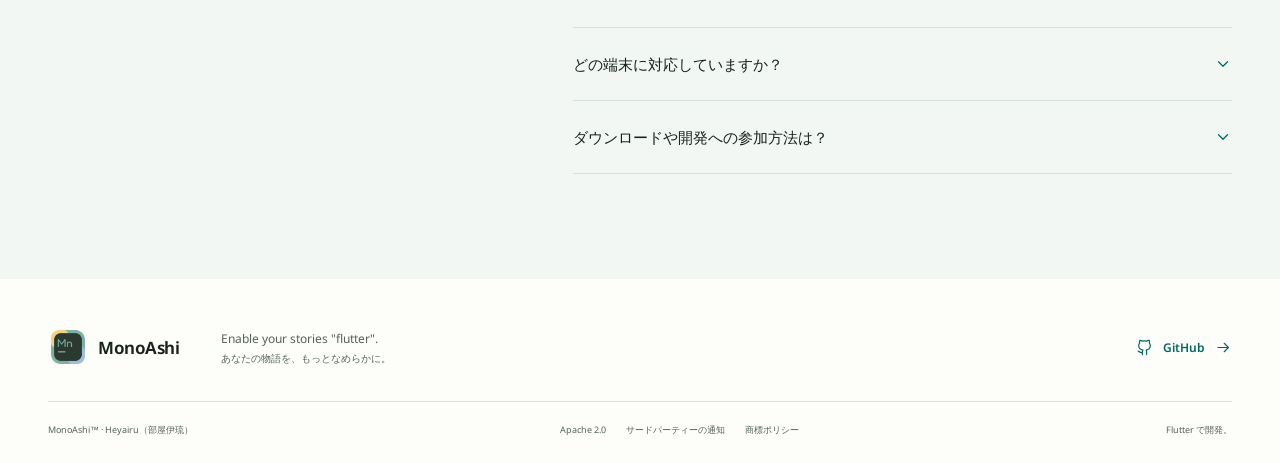
<file: docs/index.ja.html>
<!doctype html>
<html lang="ja">
<head>
  <meta charset="utf-8">
  <meta name="viewport" content="width=device-width, initial-scale=1">
  <meta name="theme-color" content="#006a60">
  <meta name="description" content="MonoAshi は本文、章、あらすじ、登場人物、世界設定、タイムラインを一元管理できるオープンソースの執筆ツールです。ローカル保存、校正、変更履歴の追跡に対応しています。">
  <meta property="og:title" content="MonoAshi – 執筆と世界設定の管理ツール">
  <meta property="og:description" content="本文や章、物語の設定を管理し、ローカル保存、校正、変更履歴の追跡ができます。">
  <meta property="og:type" content="website">
  <meta property="og:locale" content="ja_JP">
  <meta property="og:image" content="https://heyairu.github.io/MonoAshi-FE/assets/social-card.png">
  <meta name="color-scheme" content="light dark">
  <title>MonoAshi – 執筆と世界設定の管理ツール</title>
  <link rel="icon" href="assets/app-icon.png" type="image/png">
  <link rel="preload" href="assets/fonts/NotoSans-latin.woff2" as="font" type="font/woff2" crossorigin>
  <link rel="stylesheet" href="assets/site.css?v=949f966f9e75">
  <link rel="alternate" hreflang="en" href="index.html">
  <link rel="alternate" hreflang="ja" href="index.ja.html">
  <link rel="alternate" hreflang="zh-Hant" href="index.zh-Hant.html">
  <link rel="alternate" hreflang="x-default" href="./">
  <script src="assets/site.js" defer></script>
  <noscript><style>.feature-panel[hidden]{display:grid!important;margin-top:24px}.feature-tabs,.theme-toggle,.menu-toggle{display:none!important}@media(max-width:860px){.main-nav{display:flex;position:static;flex-wrap:wrap;padding:0;border:0;box-shadow:none;gap:8px;background:transparent}.header-inner{height:auto;min-height:80px;flex-wrap:wrap;padding-block:12px}.main-nav a{padding:5px;font-size:12px}}</style></noscript>
</head>
<body>
  <svg class="icon-library" xmlns="http://www.w3.org/2000/svg" aria-hidden="true"><defs>
    <symbol id="i-arrow" viewBox="0 0 24 24"><path d="M4 12h15m-6-6 6 6-6 6"/></symbol>
    <symbol id="i-down" viewBox="0 0 24 24"><path d="M12 3v12m-5-5 5 5 5-5M5 16v4h14v-4"/></symbol>
    <symbol id="i-book" viewBox="0 0 24 24"><path d="M12 6c-3-2-6-2-10-1v14c4-1 7-1 10 1 3-2 6-2 10-1V5c-4-1-7-1-10 1Zm0 0v14"/></symbol>
    <symbol id="i-pen" viewBox="0 0 24 24"><path d="m15 4 5 5M4 20l5-1L21 7a2 2 0 0 0-5-5L4 14l-1 7 6-2M14 21h7"/></symbol>
    <symbol id="i-people" viewBox="0 0 24 24"><circle cx="9" cy="7" r="3"/><path d="M2 21v-3a7 7 0 0 1 14 0v3M17 4a3 3 0 0 1 0 6m2 4a6 6 0 0 1 3 5v2"/></symbol>
    <symbol id="i-language" viewBox="0 0 24 24"><circle cx="12" cy="12" r="9"/><path d="M3 12h18"/><ellipse cx="12" cy="12" rx="4" ry="9"/></symbol>
    <symbol id="i-world" viewBox="0 0 24 24"><circle cx="12" cy="12" r="10"/><ellipse cx="12" cy="12" rx="4" ry="10"/><path d="M2 12h20"/></symbol>
    <symbol id="i-time" viewBox="0 0 24 24"><path d="M5 3v18M5 6h6m-6 6h13M5 18h6"/><circle cx="14" cy="6" r="2"/><circle cx="20" cy="12" r="2"/><circle cx="14" cy="18" r="2"/></symbol>
    <symbol id="i-folder" viewBox="0 0 24 24"><path d="M3 6V4h6l3 3h9v13H3V6Z"/></symbol>
    <symbol id="i-check" viewBox="0 0 24 24"><path d="m5 12 4 4L19 6"/></symbol>
    <symbol id="i-shield" viewBox="0 0 24 24"><path d="m12 2 9 4v6c0 5-9 10-9 10S3 17 3 12V6l9-4Z"/><path d="m8 12 3 3 5-6"/></symbol>
    <symbol id="i-spark" viewBox="0 0 24 24"><path d="m12 3 2.5 6.5L21 12l-6.5 2.5L12 21l-2.5-6.5L3 12l6.5-2.5L12 3Zm7-2v4m-2-2h4"/></symbol>
    <symbol id="i-github" viewBox="0 0 24 24"><path d="M9 19c-4 1-4-2-6-2m12 5v-4a3 3 0 0 0-.8-2.3c3-.4 6-1.5 6-6.4a5 5 0 0 0-1.4-3.5A5 5 0 0 0 18.7 2S17.5 1.6 15 3a13 13 0 0 0-6 0C6.5 1.6 5.3 2 5.3 2a5 5 0 0 0-.1 3.8 5 5 0 0 0-1.4 3.5c0 4.9 3 6 6 6.4A3 3 0 0 0 9 18v4"/></symbol>
    <symbol id="i-sun" viewBox="0 0 24 24"><circle cx="12" cy="12" r="4"/><path d="M12 1v2m0 18v2M1 12h2m18 0h2M4 4l2 2m12 12 2 2M4 20l2-2M18 6l2-2"/></symbol>
    <symbol id="i-moon" viewBox="0 0 24 24"><path d="M21 13A9 9 0 0 1 11 3a9 9 0 1 0 10 10Z"/></symbol>
    <symbol id="i-menu" viewBox="0 0 24 24"><path d="M4 6h16M4 12h16M4 18h16"/></symbol>
    <symbol id="i-close" viewBox="0 0 24 24"><path d="m6 6 12 12M6 18 18 6"/></symbol>
    <symbol id="i-chevron" viewBox="0 0 24 24"><path d="m6 9 6 6 6-6"/></symbol>
    <symbol id="i-monitor" viewBox="0 0 24 24"><rect x="2" y="3" width="20" height="14" rx="2"/><path d="M8 21h8m-4-4v4"/></symbol>
    <symbol id="i-link" viewBox="0 0 24 24"><path d="m10 13 4-4m-6 6-2 2a4 4 0 0 1-6-6l5-5a4 4 0 0 1 6 0m2 3 2-2a4 4 0 0 1 6 6l-5 5a4 4 0 0 1-6 0" transform="translate(1 1)"/></symbol>
  </defs></svg>
  <a class="skip-link" href="#main">メインコンテンツへ移動</a>

  <header class="site-header">
    <div class="header-inner wrap">
      <a class="brand" href="#" aria-label="MonoAshi ホーム"><img src="assets/app-icon.png" alt="" width="40" height="40"><span></span></a>
      <nav class="main-nav" id="main-nav" aria-label="メインナビゲーション">
        <a href="#features">機能</a><a href="#workflow">使い方</a><a href="#resources">資料</a><a href="#faq">よくある質問</a>
      </nav>
      <div class="header-actions">
        <details class="language-menu"><summary aria-label="言語: 日本語"><svg class="icon" aria-hidden="true" focusable="false"><use href="#i-language"/></svg><span>日本語</span><svg class="icon" aria-hidden="true" focusable="false"><use href="#i-chevron"/></svg></summary><div class="language-options">
          <a href="index.html?lang=en" lang="en" hreflang="en">English</a>
          <a href="index.ja.html" lang="ja" hreflang="ja" aria-current="page">日本語</a>
          <a href="index.zh-Hant.html" lang="zh-Hant" hreflang="zh-Hant">繁體中文</a>
        </div></details>
        <button class="icon-button theme-toggle" type="button" aria-label="ダークテーマに切り替え"><svg class="icon" aria-hidden="true" focusable="false"><use href="#i-moon"/></svg></button>
        <a class="button button-small header-cta" href="https://github.com/Heyairu/MonoAshi-FE/releases">ダウンロード<svg class="icon" aria-hidden="true" focusable="false"><use href="#i-arrow"/></svg></a>
        <button class="icon-button menu-toggle" type="button" aria-label="ナビゲーションメニューを開く" aria-controls="main-nav" aria-expanded="false"><svg class="icon" aria-hidden="true" focusable="false"><use href="#i-menu"/></svg></button>
      </div>
    </div>
  </header>

  <main id="main">
    <section class="hero" aria-labelledby="hero-title">
      <div class="hero-copy wrap">
        <a class="release-link" href="https://github.com/Heyairu/MonoAshi-FE/releases"><span class="status-dot"></span>リリース一覧<svg class="icon" aria-hidden="true" focusable="false"><use href="#i-arrow"/></svg></a>
        <h1 id="hero-title">物語を書く人のための<br><span>執筆と世界設定の管理ツール</span></h1>
        <p class="hero-description">MonoAshi で本文を執筆し、章、登場人物、世界設定、タイムラインを管理できます。<br>あらすじから校正まで、ひとつのプロジェクトで作業できます。</p>
        <div class="hero-actions"><a class="button" href="https://github.com/Heyairu/MonoAshi-FE/releases">MonoAshi をダウンロード<svg class="icon" aria-hidden="true" focusable="false"><use href="#i-arrow"/></svg></a><a class="button button-outline" href="#features"><svg class="icon" aria-hidden="true" focusable="false"><use href="#i-book"/></svg>機能を見る</a></div>
        <p class="hero-note">オープンソース<span>·</span>プロジェクトをローカル保存<span>·</span>Flutter 製</p>
      </div>

      <figure class="hero-visual wrap" aria-label="MonoAshi の執筆画面">
        <div class="visual-orbit" aria-hidden="true"></div><div class="visual-grid" aria-hidden="true"></div>
        <a class="screenshot-link hero-screenshot" href="assets/screenshots/writing.webp" data-preview data-caption="章と本文の編集画面 · サンプル作品「星海のあいだ」">
          <img src="assets/screenshots/writing.webp" alt="左に章の一覧、右に本文エディターが表示された MonoAshi の画面。サンプル作品は「星海のあいだ」" width="2400" height="1500" fetchpriority="high">
          <span class="screenshot-expand">画面を拡大<svg class="icon" aria-hidden="true" focusable="false"><use href="#i-arrow"/></svg></span>
        </a>
        <figcaption>アプリの画面 · サンプル作品「星海のあいだ」</figcaption>
      </figure>
    </section>

    <div class="principles wrap" aria-label="活用例"><span>小説や長編作品の執筆に</span><div><span><svg class="icon" aria-hidden="true" focusable="false"><use href="#i-pen"/></svg>小説の執筆</span><span><svg class="icon" aria-hidden="true" focusable="false"><use href="#i-world"/></svg>世界設定</span><span><svg class="icon" aria-hidden="true" focusable="false"><use href="#i-people"/></svg>登場人物の管理</span><span><svg class="icon" aria-hidden="true" focusable="false"><use href="#i-time"/></svg>長編作品の企画</span></div></div>

    <section class="section features-section" id="features" aria-labelledby="features-title">
      <div class="wrap">
        <div class="section-heading"><h2 id="features-title">執筆に必要な機能をひとつのプロジェクトに</h2><p>本文を編集し、設定を整理して、出来事の順序を確認できます。<br>校正と変更履歴の機能で原稿を推敲できます。</p></div>
        <div class="feature-explorer">
          <div class="feature-tabs" role="tablist" aria-label="執筆機能">
            <button type="button" role="tab" id="tab-writing" aria-controls="panel-writing" aria-selected="true" tabindex="0"><svg class="icon" aria-hidden="true" focusable="false"><use href="#i-pen"/></svg>本文と章</button>
            <button type="button" role="tab" id="tab-world" aria-controls="panel-world" aria-selected="false" tabindex="-1"><svg class="icon" aria-hidden="true" focusable="false"><use href="#i-world"/></svg>登場人物と世界設定</button>
            <button type="button" role="tab" id="tab-timeline" aria-controls="panel-timeline" aria-selected="false" tabindex="-1"><svg class="icon" aria-hidden="true" focusable="false"><use href="#i-time"/></svg>タイムライン</button>
            <button type="button" role="tab" id="tab-revision" aria-controls="panel-revision" aria-selected="false" tabindex="-1"><svg class="icon" aria-hidden="true" focusable="false"><use href="#i-check"/></svg>校正と変更履歴</button>
          </div>
          <div class="feature-panel" id="panel-writing" role="tabpanel" aria-labelledby="tab-writing" tabindex="0">
            <div class="feature-copy"><h3>章を整理しながら<br>長編の本文を編集</h3><p>フォルダーと章ツリーで原稿を整理し、マーカー、注記、プロジェクト内のフレーズ集を使って執筆を進められます。</p><ul class="check-list"><li>章とフォルダーの階層管理</li><li>本文のマーカー、注記、プロジェクト内のフレーズ集</li><li>検索と置換</li></ul><a class="text-link" href="https://github.com/Heyairu/MonoAshi-FE/blob/main/docs/GUIDE.md#3-建立開啟與保存作品">執筆画面について<svg class="icon" aria-hidden="true" focusable="false"><use href="#i-arrow"/></svg></a></div>
            <figure class="feature-art screenshot-art"><a class="screenshot-link" href="assets/screenshots/writing.webp" data-preview data-caption="章と本文の編集画面 · サンプル作品「星海のあいだ」"><img src="assets/screenshots/writing.webp" alt="MonoAshi の章と本文の編集画面" width="2400" height="1500" loading="lazy"><span class="screenshot-expand">拡大表示<svg class="icon" aria-hidden="true" focusable="false"><use href="#i-arrow"/></svg></span></a><figcaption>章と本文の編集画面 · アプリのスクリーンショット</figcaption></figure>
          </div>
          <div class="feature-panel" id="panel-world" role="tabpanel" aria-labelledby="tab-world" tabindex="0" hidden>
            <div class="feature-copy"><h3>登場人物と世界設定を<br>まとめて管理</h3><p>登場人物、人間関係、場所、アイテムの情報を保存できます。相関図や場所の階層を使って物語の設定を整理できます。</p><ul class="check-list"><li>登場人物のプロフィールと相関図</li><li>場所の階層管理</li><li>アイテムの詳細と所有者の記録</li></ul><a class="text-link" href="https://github.com/Heyairu/MonoAshi-FE/blob/main/docs/GUIDE.md#5-角色地點物品與-scene-快照">世界設定の機能を見る<svg class="icon" aria-hidden="true" focusable="false"><use href="#i-arrow"/></svg></a></div>
            <figure class="feature-art screenshot-art"><a class="screenshot-link" href="assets/screenshots/characters.webp" data-preview data-caption="登場人物と設定 · サンプル作品「星海のあいだ」"><img src="assets/screenshots/characters.webp" alt="MonoAshi の登場人物の編集画面" width="2400" height="1500" loading="lazy"><span class="screenshot-expand">拡大表示<svg class="icon" aria-hidden="true" focusable="false"><use href="#i-arrow"/></svg></span></a><figcaption>登場人物と設定 · アプリのスクリーンショット</figcaption></figure>
          </div>
          <div class="feature-panel" id="panel-timeline" role="tabpanel" aria-labelledby="tab-timeline" tabindex="0" hidden>
            <div class="feature-copy"><h3>出来事の順序と<br>物語の状態を確認</h3><p>メインタイムラインで出来事と複数のストーリーラインを整理できます。シーンのスナップショットで、その時点の登場人物、場所、アイテムの状態を確認できます。</p><ul class="check-list"><li>メインタイムラインとミニタイムライン</li><li>シーンごとの登場人物、場所、アイテムの状態</li><li>複数のストーリーラインと出来事の並べ替え</li></ul><a class="text-link" href="https://github.com/Heyairu/MonoAshi-FE/blob/main/docs/GUIDE.md#5-角色地點物品與-scene-快照">タイムラインとスナップショットについて<svg class="icon" aria-hidden="true" focusable="false"><use href="#i-arrow"/></svg></a></div>
            <figure class="feature-art screenshot-art"><a class="screenshot-link" href="assets/screenshots/timeline.webp" data-preview data-caption="メインタイムラインと出来事 · サンプル作品「星海のあいだ」"><img src="assets/screenshots/timeline.webp" alt="MonoAshi のストーリータイムライン画面" width="2400" height="1500" loading="lazy"><span class="screenshot-expand">拡大表示<svg class="icon" aria-hidden="true" focusable="false"><use href="#i-arrow"/></svg></span></a><figcaption>メインタイムラインと出来事 · アプリのスクリーンショット</figcaption></figure>
          </div>
          <div class="feature-panel" id="panel-revision" role="tabpanel" aria-labelledby="tab-revision" tabindex="0" hidden>
            <div class="feature-copy"><h3>原稿を校正し、<br>変更履歴を追跡</h3><p>冗長な語句のチェックや本文の校正を行い、対応する項目の差分をローカルのチェックポイントと比較できます。</p><ul class="check-list"><li>本文の校正と冗長な語句のチェック</li><li>変更履歴の追跡と比較基準</li><li>TXT、Markdown、一部データの XML エクスポート</li></ul><a class="text-link" href="https://github.com/Heyairu/MonoAshi-FE/blob/main/docs/GUIDE.md">校正とエクスポートのガイドを読む<svg class="icon" aria-hidden="true" focusable="false"><use href="#i-arrow"/></svg></a></div>
            <figure class="feature-art screenshot-art"><a class="screenshot-link" href="assets/screenshots/proofreading.webp" data-preview data-caption="校正と冗長な語句のチェック · サンプル作品「星海のあいだ」"><img src="assets/screenshots/proofreading.webp" alt="MonoAshi の校正画面" width="2400" height="1500" loading="lazy"><span class="screenshot-expand">拡大表示<svg class="icon" aria-hidden="true" focusable="false"><use href="#i-arrow"/></svg></span></a><figcaption>校正と冗長な語句のチェック · アプリのスクリーンショット</figcaption></figure>
          </div>
        </div>
      </div>
    </section>

    <section class="section workflow-section" id="workflow" aria-labelledby="workflow-title"><div class="wrap">
      <div class="section-heading heading-row"><div><h2 id="workflow-title">プロジェクトの作成から原稿のエクスポートまで</h2></div><p>設定を整理して本文を書き、<br>校正を終えたら原稿をエクスポートします。</p></div>
      <div class="journey-grid">
        <article class="journey-card"><div class="journey-top"><span>01</span><svg class="icon" aria-hidden="true" focusable="false"><use href="#i-spark"/></svg></div><h3>プロジェクトを作成</h3><p>作品のあらすじを入力し、章や構成案を作り、登場人物や場所の設定を追加します。</p><div class="journey-art idea-art" aria-hidden="true"><span class="idea-note note-back">作品のあらすじと設定</span><span class="idea-note note-front"><svg class="icon" aria-hidden="true" focusable="false"><use href="#i-spark"/></svg>章、構成案、登場人物</span></div></article>
        <article class="journey-card"><div class="journey-top"><span>02</span><svg class="icon" aria-hidden="true" focusable="false"><use href="#i-pen"/></svg></div><h3>執筆と編集</h3><p>原稿を章に分けて、本文編集と設定管理を切り替えながら、注記やマーカーを追加します。</p><div class="journey-art words-art" aria-hidden="true"><span>第一章　風の名前</span><i></i><i></i><i></i><div><span class="status-dot"></span>本文編集と章の管理</div></div></article>
        <article class="journey-card"><div class="journey-top"><span>03</span><svg class="icon" aria-hidden="true" focusable="false"><use href="#i-book"/></svg></div><h3>校正とエクスポート</h3><p>本文と変更履歴を確認し、プロジェクトを保存してから、選んだ本文や設定をエクスポートします。</p><div class="journey-art export-art" aria-hidden="true"><div><svg class="icon" aria-hidden="true" focusable="false"><use href="#i-book"/></svg><span>星海のあいだ</span></div><span class="file-tag">.txt</span><span class="file-tag">.md</span><span class="file-tag">.xml</span></div></article>
      </div>
    </div></section>

    <section class="section ownership-section" aria-labelledby="ownership-title"><div class="wrap ownership-grid"><div><h2 id="ownership-title">ローカル保存と<br>必要に応じて使える連携機能</h2><p>原稿をローカルのプロジェクトファイルに保存し、必要に応じてバックアップを設定できます。<br>Copilot や MCP との連携も有効にできます。</p><a class="button button-outline" href="https://github.com/Heyairu/MonoAshi-FE"><svg class="icon" aria-hidden="true" focusable="false"><use href="#i-github"/></svg>GitHub リポジトリを見る<svg class="icon" aria-hidden="true" focusable="false"><use href="#i-arrow"/></svg></a></div><div class="ownership-list"><article><span class="tonal-icon"><svg class="icon" aria-hidden="true" focusable="false"><use href="#i-shield"/></svg></span><div><h3>ローカル保存とバックアップ</h3><p>作品を .mnproj ファイルとして保存し、自動保存とバックアップを設定画面で調整できます。</p></div></article><article><span class="tonal-icon"><svg class="icon" aria-hidden="true" focusable="false"><use href="#i-github"/></svg></span><div><h3>オープンソース</h3><p>ソースコードは Apache 2.0 ライセンスで公開されています。実装の確認、問題の報告、開発への参加ができます。</p></div></article><article><span class="tonal-icon"><svg class="icon" aria-hidden="true" focusable="false"><use href="#i-link"/></svg></span><div><h3>Copilot と MCP の連携</h3><p>ご自身の API キーで Copilot を利用したり、MCP に作品の読み取り専用アクセスを許可したりできます。</p></div></article></div></div></section>

    <section class="section resources-section" id="resources" aria-labelledby="resources-title"><div class="wrap">
      <div class="section-heading heading-row"><div><h2 id="resources-title">利用ガイドと開発資料</h2></div><a class="text-link" href="https://github.com/Heyairu/MonoAshi-FE/tree/main/docs">ドキュメント一覧へ<svg class="icon" aria-hidden="true" focusable="false"><use href="#i-arrow"/></svg></a></div>
      <div class="resource-grid"><a class="resource-card" href="https://github.com/Heyairu/MonoAshi-FE/blob/main/docs/GUIDE.md"><span class="resource-icon"><svg class="icon" aria-hidden="true" focusable="false"><use href="#i-book"/></svg></span><span class="resource-label">利用ガイド</span><h3>基本操作を学ぶ</h3><p>作業画面の使い方、章の作成、保存とバックアップの方法を確認できます。</p><span class="text-link">利用ガイドを読む<svg class="icon" aria-hidden="true" focusable="false"><use href="#i-arrow"/></svg></span></a><a class="resource-card" href="https://github.com/Heyairu/MonoAshi-FE/blob/main/docs/API.md"><span class="resource-icon"><svg class="icon" aria-hidden="true" focusable="false"><use href="#i-link"/></svg></span><span class="resource-label">API リファレンス</span><h3>外部ツールとの連携</h3><p>MCP、プロジェクト形式、外部連携の仕様を確認できます。</p><span class="text-link">API リファレンスを読む<svg class="icon" aria-hidden="true" focusable="false"><use href="#i-arrow"/></svg></span></a><a class="resource-card" href="https://github.com/Heyairu/MonoAshi-FE/issues"><span class="resource-icon"><svg class="icon" aria-hidden="true" focusable="false"><use href="#i-people"/></svg></span><span class="resource-label">問題とフィードバック</span><h3>問題を報告する</h3><p>GitHub Issues で不具合の報告や機能の提案ができます。</p><span class="text-link">GitHub Issues を開く<svg class="icon" aria-hidden="true" focusable="false"><use href="#i-arrow"/></svg></span></a></div>
      <details class="preview-details"><summary>ほかの画面を見る<svg class="icon" aria-hidden="true" focusable="false"><use href="#i-chevron"/></svg></summary><div class="preview-gallery"><a class="screenshot-link gallery-screenshot" href="assets/screenshots/writing.webp" data-preview data-caption="章と本文 · サンプル作品「星海のあいだ」"><img src="assets/screenshots/writing.webp" alt="MonoAshi の章と本文の画面" width="2400" height="1500" loading="lazy"><span>章と本文<svg class="icon" aria-hidden="true" focusable="false"><use href="#i-arrow"/></svg></span></a><a class="screenshot-link gallery-screenshot" href="assets/screenshots/characters.webp" data-preview data-caption="登場人物の設定 · サンプル作品「星海のあいだ」"><img src="assets/screenshots/characters.webp" alt="MonoAshi の登場人物設定画面" width="2400" height="1500" loading="lazy"><span>登場人物の設定<svg class="icon" aria-hidden="true" focusable="false"><use href="#i-arrow"/></svg></span></a><a class="screenshot-link gallery-screenshot" href="assets/screenshots/world.webp" data-preview data-caption="世界設定 · サンプル作品「星海のあいだ」"><img src="assets/screenshots/world.webp" alt="MonoAshi の世界設定画面" width="2400" height="1500" loading="lazy"><span>世界設定<svg class="icon" aria-hidden="true" focusable="false"><use href="#i-arrow"/></svg></span></a><a class="screenshot-link gallery-screenshot" href="assets/screenshots/timeline.webp" data-preview data-caption="ストーリータイムライン · サンプル作品「星海のあいだ」"><img src="assets/screenshots/timeline.webp" alt="MonoAshi のストーリータイムライン画面" width="2400" height="1500" loading="lazy"><span>ストーリータイムライン<svg class="icon" aria-hidden="true" focusable="false"><use href="#i-arrow"/></svg></span></a><a class="screenshot-link gallery-screenshot" href="assets/screenshots/proofreading.webp" data-preview data-caption="本文の校正 · サンプル作品「星海のあいだ」"><img src="assets/screenshots/proofreading.webp" alt="MonoAshi の校正画面" width="2400" height="1500" loading="lazy"><span>本文の校正<svg class="icon" aria-hidden="true" focusable="false"><use href="#i-arrow"/></svg></span></a></div><p class="preview-note">画面はサンプル作品「星海のあいだ」を使用しています。実際の画面はバージョンやプラットフォームによって異なります。</p></details>
    </div></section>

    <section class="section faq-section" id="faq" aria-labelledby="faq-title"><div class="wrap faq-grid"><div><h2 id="faq-title">よくある質問</h2><p>その他の質問やご提案<br><a class="text-link" href="https://github.com/Heyairu/MonoAshi-FE/issues">GitHub Issues を開く<svg class="icon" aria-hidden="true" focusable="false"><use href="#i-arrow"/></svg></a></p></div><div class="faq-list">
      <details><summary>MonoAshi とは？<svg class="icon" aria-hidden="true" focusable="false"><use href="#i-chevron"/></svg></summary><div><p>MonoAshi は物語を書く人のための、Flutter 製のオープンソース執筆ツールです。本文、章、構成案、登場人物、世界設定、アイテム、タイムラインをひとつの作業画面にまとめられます。</p></div></details>
      <details><summary>原稿はどこに保存されますか？<svg class="icon" aria-hidden="true" focusable="false"><use href="#i-chevron"/></svg></summary><div><p>作品は指定したローカルの場所に .mnproj ファイルとして保存されます。自動保存は既存ファイルを更新し、自動バックアップは設定したフォルダーに別途保存します。どちらも設定画面で調整できます。外部 AI や共同編集を有効にする前に、接続方法とアクセス対象のデータを確認してください。</p></div></details>
      <details><summary>どのエクスポート形式に対応していますか？<svg class="icon" aria-hidden="true" focusable="false"><use href="#i-chevron"/></svg></summary><div><p>本文は TXT または Markdown、設定資料は閲覧用 Markdown、プロジェクトの一部は交換用 XML としてエクスポートできます。単一ファイルか、複数ファイルをまとめた ZIP を選べます。完全なデータを保存するには .mnproj ファイルを保管してください。DOCX と PDF の出力は現在無効です。</p></div></details>
      <details><summary>AI は必須ですか？<svg class="icon" aria-hidden="true" focusable="false"><use href="#i-chevron"/></svg></summary><div><p>AI の利用は任意です。本文編集と設定管理は単独で使えます。Copilot はご自身の API キーでサービスに接続します。Ask と Plan は通常のビルドで利用できます。Plan は提案と検証に対応し、Agent は現在利用できません。許可されたローカル MCP ホストは作品を読み取り専用で参照できます。</p></div></details>
      <details><summary>どの端末に対応していますか？<svg class="icon" aria-hidden="true" focusable="false"><use href="#i-chevron"/></svg></summary><div><p>Flutter プロジェクトには Windows、macOS、Linux、Android、iOS、Web 向けの構成が含まれています。機能、検証状況、配布されるビルドはプラットフォームごとに異なります。詳細は GitHub Releases と利用ガイドを確認してください。</p></div></details>
      <details><summary>ダウンロードや開発への参加方法は？<svg class="icon" aria-hidden="true" focusable="false"><use href="#i-chevron"/></svg></summary><div><p>まず <a href="https://github.com/Heyairu/MonoAshi-FE/releases">GitHub Releases</a> で配布ビルドと対応プラットフォームを確認してください。開発者はリポジトリの README を参照してソースから実行できます。バグ報告や改善提案は Issues で受け付けています。</p></div></details>
    </div></div></section>

  </main>

  <footer class="site-footer"><div class="wrap"><div class="footer-top"><a class="brand" href="#"><img src="assets/app-icon.png" alt="" width="40" height="40"><span>MonoAshi</span></a><p>Enable your stories "flutter".<span>あなたの物語を、もっとなめらかに。</span></p><a class="text-link" href="https://github.com/Heyairu/MonoAshi-FE"><svg class="icon" aria-hidden="true" focusable="false"><use href="#i-github"/></svg>GitHub<svg class="icon" aria-hidden="true" focusable="false"><use href="#i-arrow"/></svg></a></div><div class="footer-bottom"><span>MonoAshi™ · Heyairu（部屋伊琉）</span><nav aria-label="フッターナビゲーション"><a href="https://github.com/Heyairu/MonoAshi-FE/blob/main/LICENSE.md">Apache 2.0</a><a href="https://github.com/Heyairu/MonoAshi-FE/blob/main/NOTICE.md">サードパーティーの通知</a><a href="https://github.com/Heyairu/MonoAshi-FE/blob/main/TRADEMARKS.md">商標ポリシー</a></nav><span>Flutter で開発。</span></div></div></footer>

  <dialog class="preview-dialog" aria-label="アプリの画面"><button class="icon-button dialog-close" type="button" aria-label="プレビューを閉じる"><svg class="icon" aria-hidden="true" focusable="false"><use href="#i-close"/></svg></button><img src="assets/screenshots/writing.webp" alt="MonoAshi の章と本文の編集画面" width="2400" height="1500"><p>章と本文の編集画面 · サンプル作品「星海のあいだ」</p></dialog>
</body>
</html>
</file>
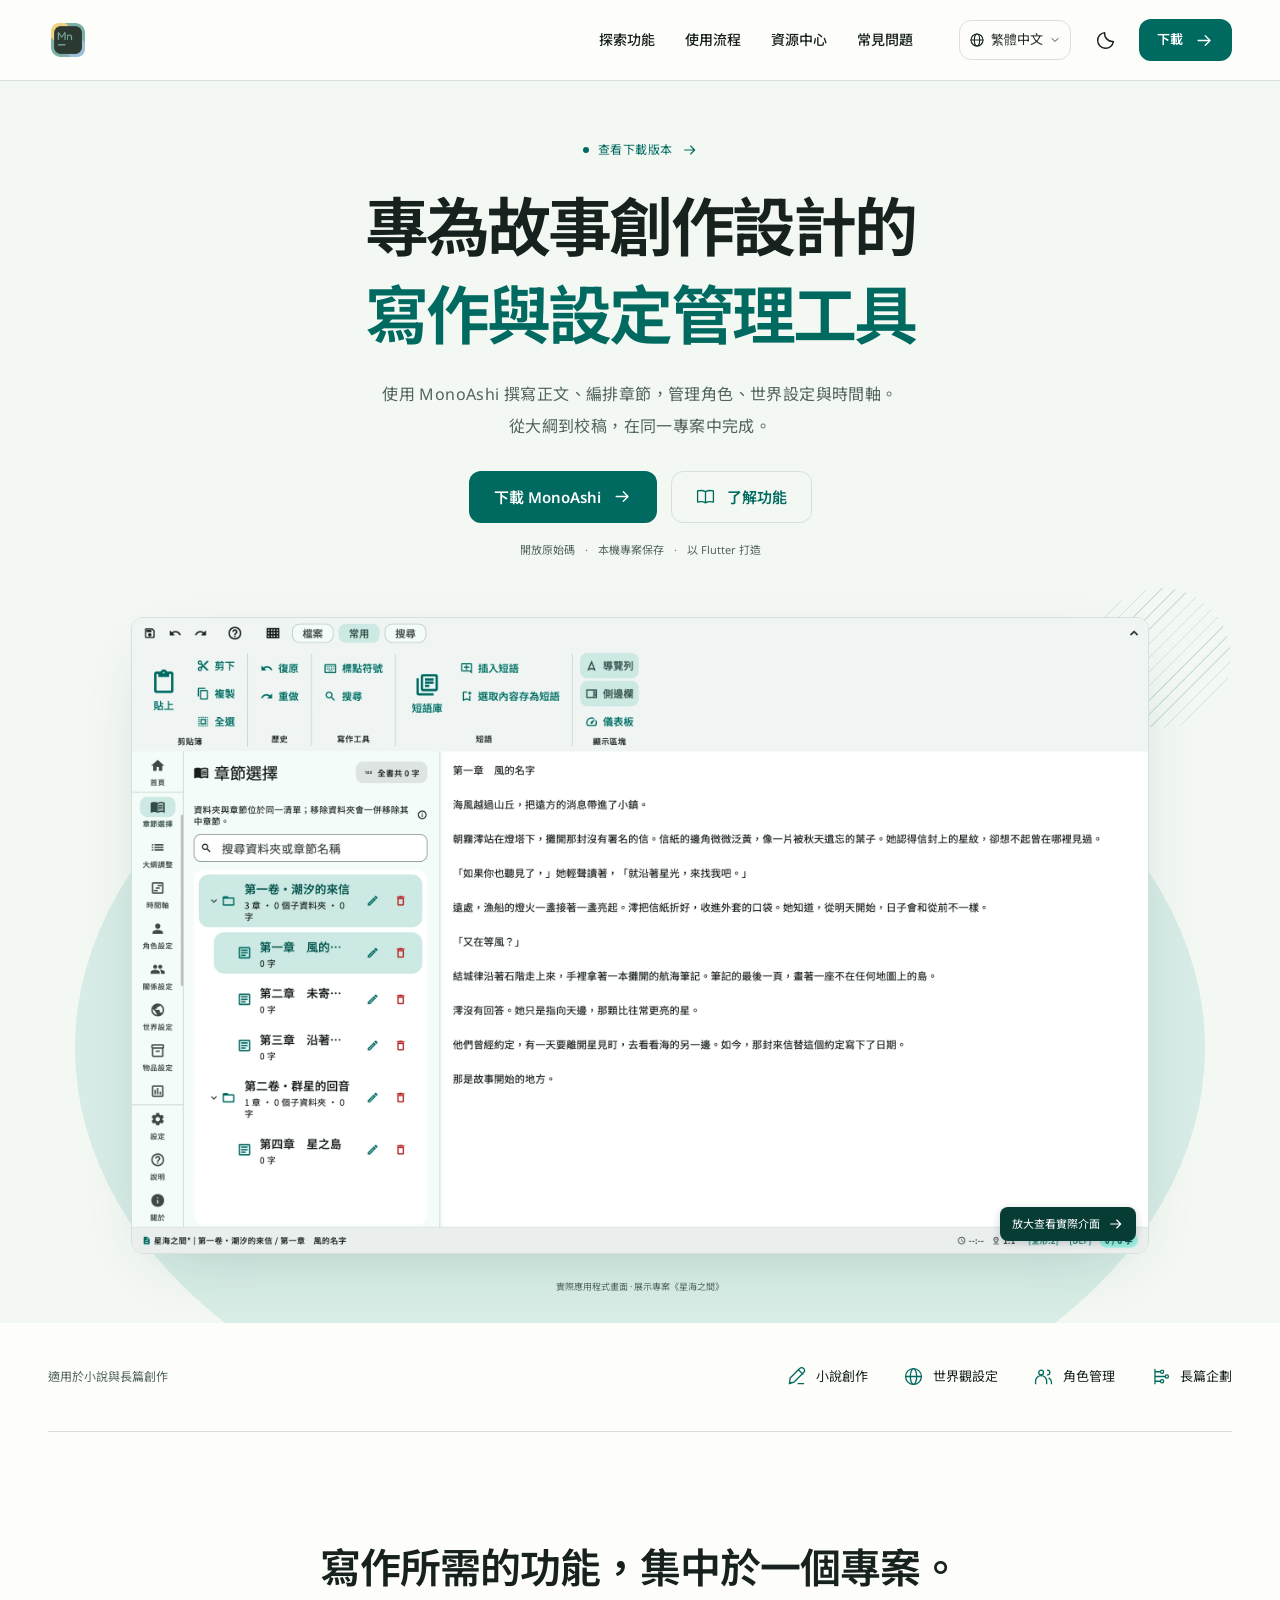
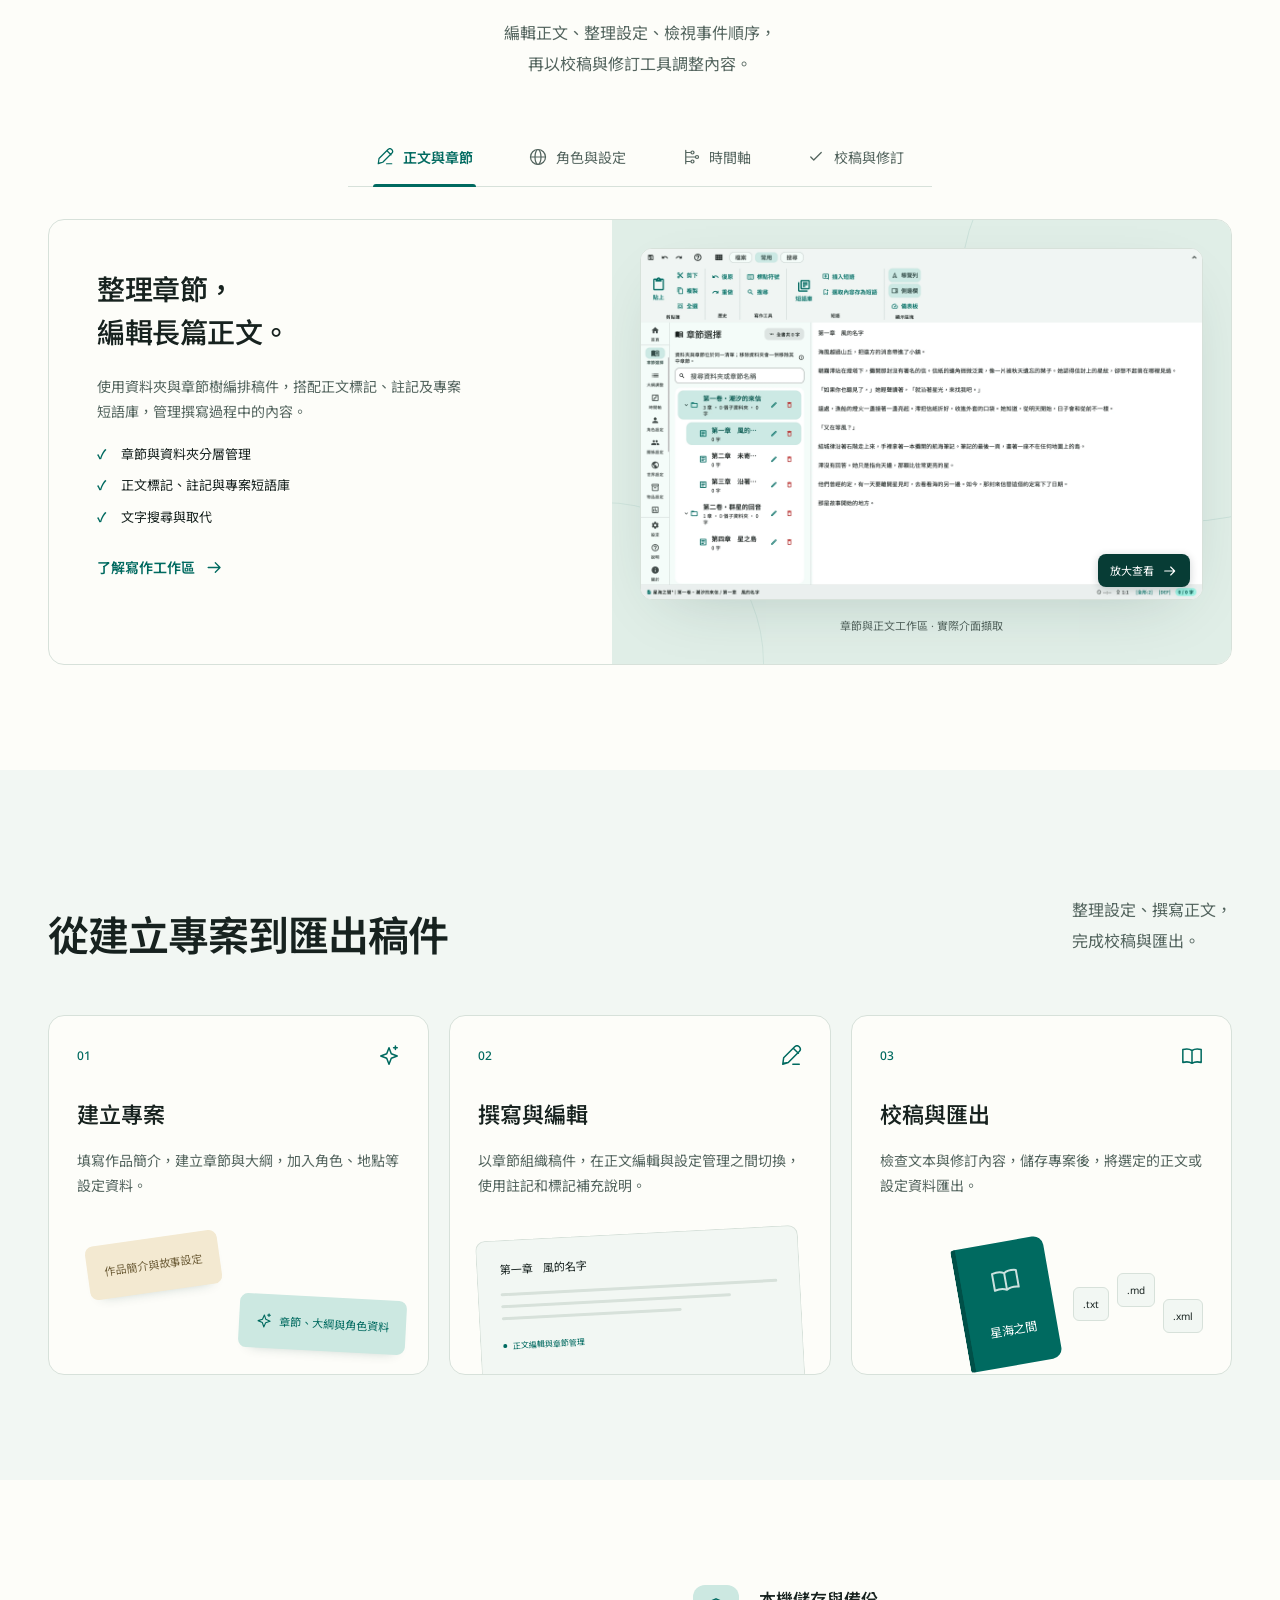
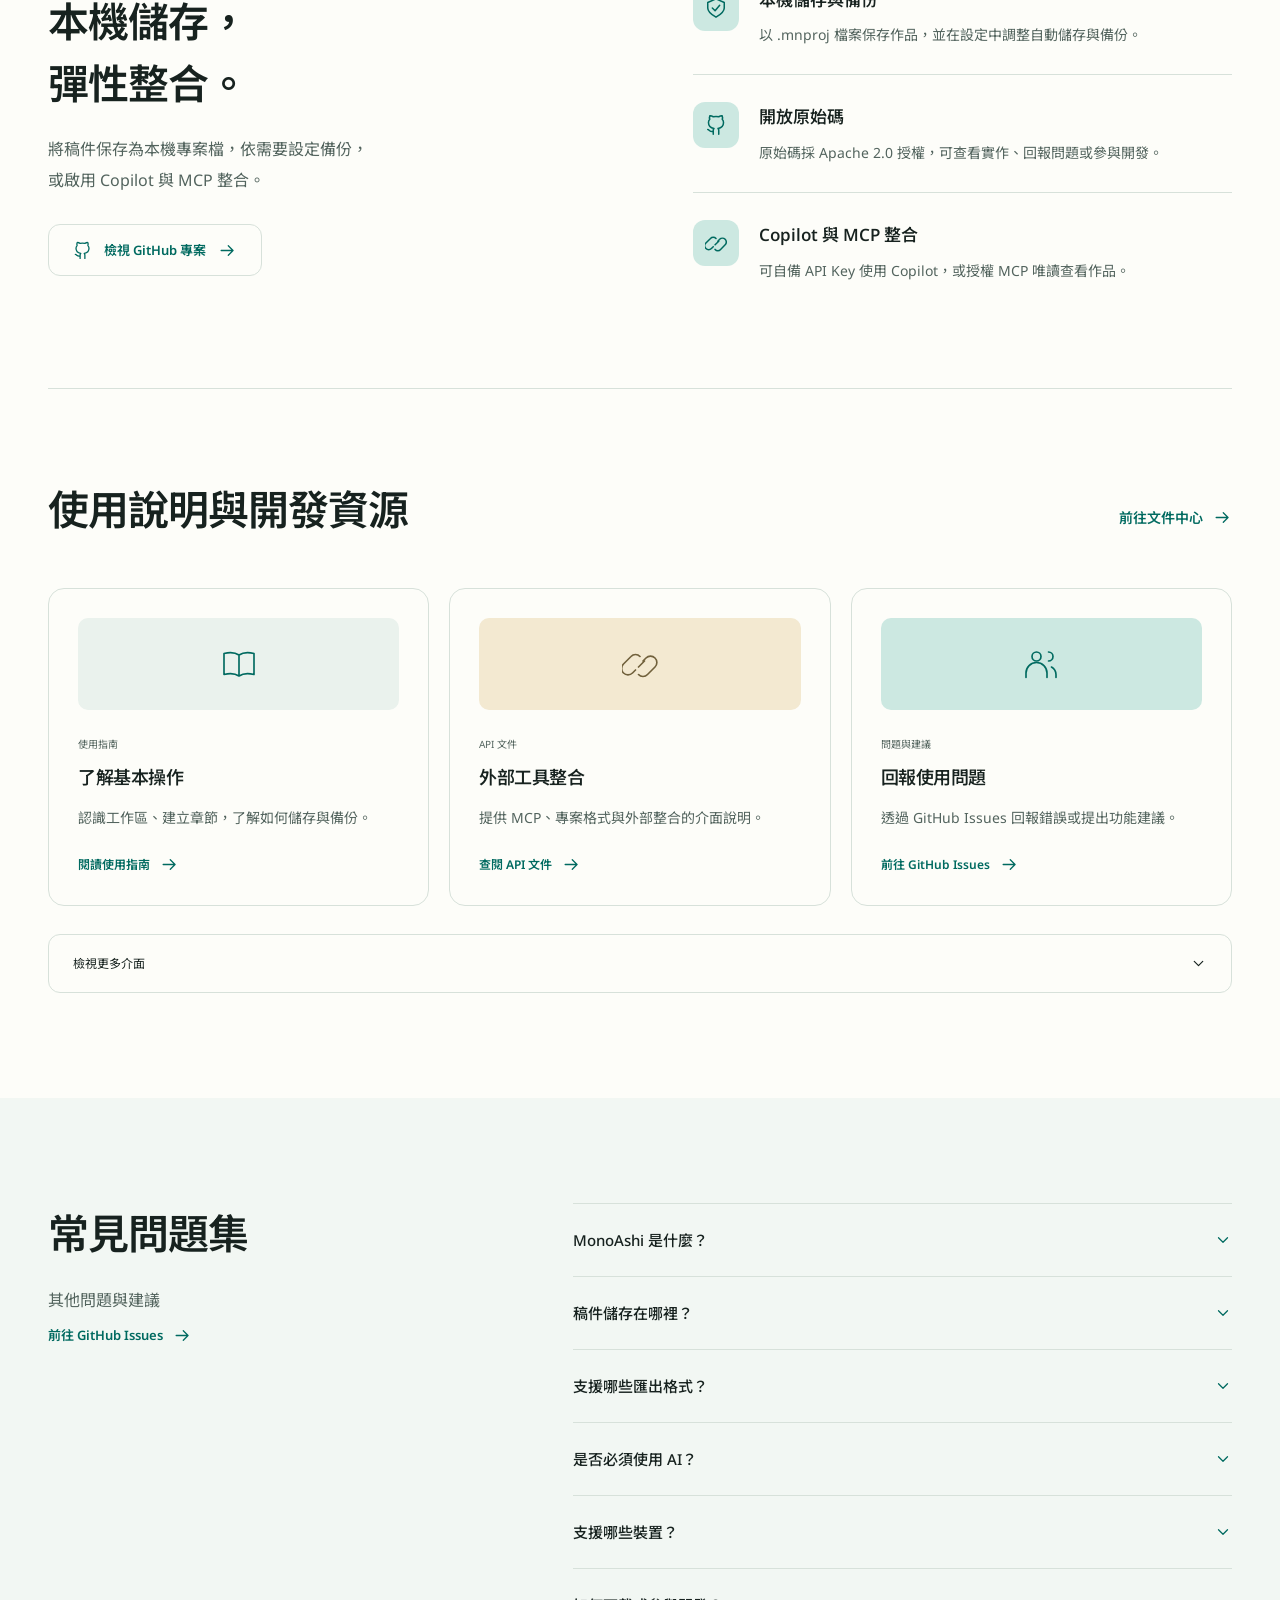
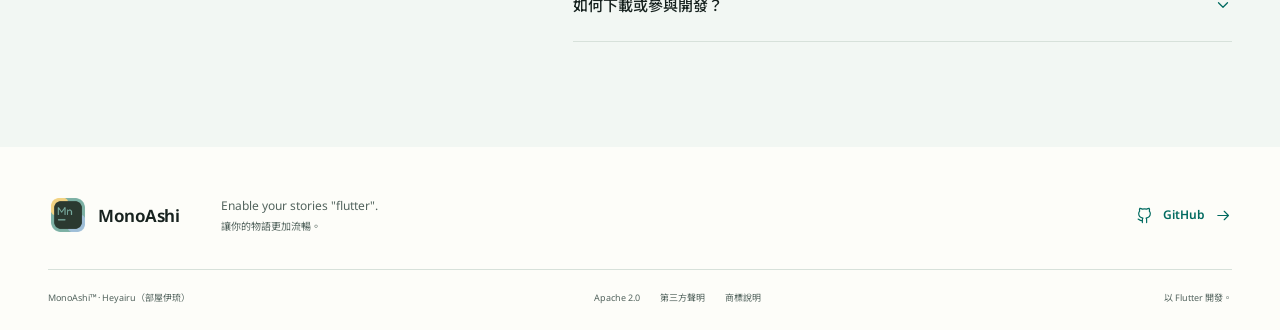
<file: docs/index.zh-Hant.html>
<!doctype html>
<html lang="zh-Hant">
<head>
  <meta charset="utf-8">
  <meta name="viewport" content="width=device-width, initial-scale=1">
  <meta name="theme-color" content="#006a60">
  <meta name="description" content="MonoAshi 是整合正文編輯、章節、大綱、角色、世界設定與時間軸的開源寫作工具。支援本機專案儲存、文本校正與修訂追蹤。">
  <meta property="og:title" content="MonoAshi - 寫作與設定管理工具">
  <meta property="og:description" content="整合正文編輯、章節與故事設定管理，支援本機儲存、文本校正與修訂追蹤。">
  <meta property="og:type" content="website">
  <meta property="og:locale" content="zh_TW">
  <meta property="og:image" content="https://heyairu.github.io/MonoAshi-FE/assets/social-card.png">
  <meta name="color-scheme" content="light dark">
  <title>MonoAshi - 寫作與設定管理工具</title>
  <link rel="icon" href="assets/app-icon.png" type="image/png">
  <link rel="preload" href="assets/fonts/NotoSans-latin.woff2" as="font" type="font/woff2" crossorigin>
  <link rel="preload" href="assets/fonts/NotoSansTC-site.woff2" as="font" type="font/woff2" crossorigin>
  <link rel="stylesheet" href="assets/site.css?v=949f966f9e75">
  <link rel="alternate" hreflang="en" href="index.html">
  <link rel="alternate" hreflang="ja" href="index.ja.html">
  <link rel="alternate" hreflang="zh-Hant" href="index.zh-Hant.html">
  <link rel="alternate" hreflang="x-default" href="./">
  <script src="assets/site.js" defer></script>
  <noscript><style>.feature-panel[hidden]{display:grid!important;margin-top:24px}.feature-tabs,.theme-toggle,.menu-toggle{display:none!important}@media(max-width:860px){.main-nav{display:flex;position:static;flex-wrap:wrap;padding:0;border:0;box-shadow:none;gap:8px;background:transparent}.header-inner{height:auto;min-height:80px;flex-wrap:wrap;padding-block:12px}.main-nav a{padding:5px;font-size:12px}}</style></noscript>
</head>
<body>
  <svg class="icon-library" xmlns="http://www.w3.org/2000/svg" aria-hidden="true"><defs>
    <symbol id="i-arrow" viewBox="0 0 24 24"><path d="M4 12h15m-6-6 6 6-6 6"/></symbol>
    <symbol id="i-down" viewBox="0 0 24 24"><path d="M12 3v12m-5-5 5 5 5-5M5 16v4h14v-4"/></symbol>
    <symbol id="i-book" viewBox="0 0 24 24"><path d="M12 6c-3-2-6-2-10-1v14c4-1 7-1 10 1 3-2 6-2 10-1V5c-4-1-7-1-10 1Zm0 0v14"/></symbol>
    <symbol id="i-pen" viewBox="0 0 24 24"><path d="m15 4 5 5M4 20l5-1L21 7a2 2 0 0 0-5-5L4 14l-1 7 6-2M14 21h7"/></symbol>
    <symbol id="i-people" viewBox="0 0 24 24"><circle cx="9" cy="7" r="3"/><path d="M2 21v-3a7 7 0 0 1 14 0v3M17 4a3 3 0 0 1 0 6m2 4a6 6 0 0 1 3 5v2"/></symbol>
    <symbol id="i-language" viewBox="0 0 24 24"><circle cx="12" cy="12" r="9"/><path d="M3 12h18"/><ellipse cx="12" cy="12" rx="4" ry="9"/></symbol>
    <symbol id="i-world" viewBox="0 0 24 24"><circle cx="12" cy="12" r="10"/><ellipse cx="12" cy="12" rx="4" ry="10"/><path d="M2 12h20"/></symbol>
    <symbol id="i-time" viewBox="0 0 24 24"><path d="M5 3v18M5 6h6m-6 6h13M5 18h6"/><circle cx="14" cy="6" r="2"/><circle cx="20" cy="12" r="2"/><circle cx="14" cy="18" r="2"/></symbol>
    <symbol id="i-folder" viewBox="0 0 24 24"><path d="M3 6V4h6l3 3h9v13H3V6Z"/></symbol>
    <symbol id="i-check" viewBox="0 0 24 24"><path d="m5 12 4 4L19 6"/></symbol>
    <symbol id="i-shield" viewBox="0 0 24 24"><path d="m12 2 9 4v6c0 5-9 10-9 10S3 17 3 12V6l9-4Z"/><path d="m8 12 3 3 5-6"/></symbol>
    <symbol id="i-spark" viewBox="0 0 24 24"><path d="m12 3 2.5 6.5L21 12l-6.5 2.5L12 21l-2.5-6.5L3 12l6.5-2.5L12 3Zm7-2v4m-2-2h4"/></symbol>
    <symbol id="i-github" viewBox="0 0 24 24"><path d="M9 19c-4 1-4-2-6-2m12 5v-4a3 3 0 0 0-.8-2.3c3-.4 6-1.5 6-6.4a5 5 0 0 0-1.4-3.5A5 5 0 0 0 18.7 2S17.5 1.6 15 3a13 13 0 0 0-6 0C6.5 1.6 5.3 2 5.3 2a5 5 0 0 0-.1 3.8 5 5 0 0 0-1.4 3.5c0 4.9 3 6 6 6.4A3 3 0 0 0 9 18v4"/></symbol>
    <symbol id="i-sun" viewBox="0 0 24 24"><circle cx="12" cy="12" r="4"/><path d="M12 1v2m0 18v2M1 12h2m18 0h2M4 4l2 2m12 12 2 2M4 20l2-2M18 6l2-2"/></symbol>
    <symbol id="i-moon" viewBox="0 0 24 24"><path d="M21 13A9 9 0 0 1 11 3a9 9 0 1 0 10 10Z"/></symbol>
    <symbol id="i-menu" viewBox="0 0 24 24"><path d="M4 6h16M4 12h16M4 18h16"/></symbol>
    <symbol id="i-close" viewBox="0 0 24 24"><path d="m6 6 12 12M6 18 18 6"/></symbol>
    <symbol id="i-chevron" viewBox="0 0 24 24"><path d="m6 9 6 6 6-6"/></symbol>
    <symbol id="i-monitor" viewBox="0 0 24 24"><rect x="2" y="3" width="20" height="14" rx="2"/><path d="M8 21h8m-4-4v4"/></symbol>
    <symbol id="i-link" viewBox="0 0 24 24"><path d="m10 13 4-4m-6 6-2 2a4 4 0 0 1-6-6l5-5a4 4 0 0 1 6 0m2 3 2-2a4 4 0 0 1 6 6l-5 5a4 4 0 0 1-6 0" transform="translate(1 1)"/></symbol>
  </defs></svg>
  <a class="skip-link" href="#main">跳至主要內容</a>

  <header class="site-header">
    <div class="header-inner wrap">
      <a class="brand" href="#" aria-label="MonoAshi 首頁"><img src="assets/app-icon.png" alt="" width="40" height="40"><span></span></a>
      <nav class="main-nav" id="main-nav" aria-label="主要導覽">
        <a href="#features">探索功能</a><a href="#workflow">使用流程</a><a href="#resources">資源中心</a><a href="#faq">常見問題</a>
      </nav>
      <div class="header-actions">
        <details class="language-menu"><summary aria-label="語言: 繁體中文"><svg class="icon" aria-hidden="true" focusable="false"><use href="#i-language"/></svg><span>繁體中文</span><svg class="icon" aria-hidden="true" focusable="false"><use href="#i-chevron"/></svg></summary><div class="language-options">
          <a href="index.html?lang=en" lang="en" hreflang="en">English</a>
          <a href="index.ja.html" lang="ja" hreflang="ja">日本語</a>
          <a href="index.zh-Hant.html" lang="zh-Hant" hreflang="zh-Hant" aria-current="page">繁體中文</a>
        </div></details>
        <button class="icon-button theme-toggle" type="button" aria-label="切換為深色主題"><svg class="icon" aria-hidden="true" focusable="false"><use href="#i-moon"/></svg></button>
        <a class="button button-small header-cta" href="https://github.com/Heyairu/MonoAshi-FE/releases">下載<svg class="icon" aria-hidden="true" focusable="false"><use href="#i-arrow"/></svg></a>
        <button class="icon-button menu-toggle" type="button" aria-label="開啟導覽選單" aria-controls="main-nav" aria-expanded="false"><svg class="icon" aria-hidden="true" focusable="false"><use href="#i-menu"/></svg></button>
      </div>
    </div>
  </header>

  <main id="main">
    <section class="hero" aria-labelledby="hero-title">
      <div class="hero-copy wrap">
        <a class="release-link" href="https://github.com/Heyairu/MonoAshi-FE/releases"><span class="status-dot"></span>查看下載版本<svg class="icon" aria-hidden="true" focusable="false"><use href="#i-arrow"/></svg></a>
        <h1 id="hero-title">專為故事創作設計的<br><span>寫作與設定管理工具</span></h1>
        <p class="hero-description">使用 MonoAshi 撰寫正文、編排章節，管理角色、世界設定與時間軸。<br>從大綱到校稿，在同一專案中完成。</p>
        <div class="hero-actions"><a class="button" href="https://github.com/Heyairu/MonoAshi-FE/releases">下載 MonoAshi<svg class="icon" aria-hidden="true" focusable="false"><use href="#i-arrow"/></svg></a><a class="button button-outline" href="#features"><svg class="icon" aria-hidden="true" focusable="false"><use href="#i-book"/></svg>了解功能</a></div>
        <p class="hero-note">開放原始碼<span>·</span>本機專案保存<span>·</span>以 Flutter 打造</p>
      </div>

      <figure class="hero-visual wrap" aria-label="MonoAshi 實際創作工作區">
        <div class="visual-orbit" aria-hidden="true"></div><div class="visual-grid" aria-hidden="true"></div>
        <a class="screenshot-link hero-screenshot" href="assets/screenshots/writing.webp" data-preview data-caption="章節與正文工作區 · 展示專案《星海之間》">
          <img src="assets/screenshots/writing.webp" alt="MonoAshi 實際介面：左側章節目錄與右側正文編輯器，展示作品《星海之間》" width="2400" height="1500" fetchpriority="high">
          <span class="screenshot-expand">放大查看實際介面<svg class="icon" aria-hidden="true" focusable="false"><use href="#i-arrow"/></svg></span>
        </a>
        <figcaption>實際應用程式畫面 · 展示專案《星海之間》</figcaption>
      </figure>
    </section>

    <div class="principles wrap" aria-label="適用用途"><span>適用於小說與長篇創作</span><div><span><svg class="icon" aria-hidden="true" focusable="false"><use href="#i-pen"/></svg>小說創作</span><span><svg class="icon" aria-hidden="true" focusable="false"><use href="#i-world"/></svg>世界觀設定</span><span><svg class="icon" aria-hidden="true" focusable="false"><use href="#i-people"/></svg>角色管理</span><span><svg class="icon" aria-hidden="true" focusable="false"><use href="#i-time"/></svg>長篇企劃</span></div></div>

    <section class="section features-section" id="features" aria-labelledby="features-title">
      <div class="wrap">
        <div class="section-heading"><h2 id="features-title">寫作所需的功能，集中於一個專案。</h2><p>編輯正文、整理設定、檢視事件順序，<br>再以校稿與修訂工具調整內容。</p></div>
        <div class="feature-explorer">
          <div class="feature-tabs" role="tablist" aria-label="探索創作功能">
            <button type="button" role="tab" id="tab-writing" aria-controls="panel-writing" aria-selected="true" tabindex="0"><svg class="icon" aria-hidden="true" focusable="false"><use href="#i-pen"/></svg>正文與章節</button>
            <button type="button" role="tab" id="tab-world" aria-controls="panel-world" aria-selected="false" tabindex="-1"><svg class="icon" aria-hidden="true" focusable="false"><use href="#i-world"/></svg>角色與設定</button>
            <button type="button" role="tab" id="tab-timeline" aria-controls="panel-timeline" aria-selected="false" tabindex="-1"><svg class="icon" aria-hidden="true" focusable="false"><use href="#i-time"/></svg>時間軸</button>
            <button type="button" role="tab" id="tab-revision" aria-controls="panel-revision" aria-selected="false" tabindex="-1"><svg class="icon" aria-hidden="true" focusable="false"><use href="#i-check"/></svg>校稿與修訂</button>
          </div>
          <div class="feature-panel" id="panel-writing" role="tabpanel" aria-labelledby="tab-writing" tabindex="0">
            <div class="feature-copy"><h3>整理章節，<br>編輯長篇正文。</h3><p>使用資料夾與章節樹編排稿件，搭配正文標記、註記及專案短語庫，管理撰寫過程中的內容。</p><ul class="check-list"><li>章節與資料夾分層管理</li><li>正文標記、註記與專案短語庫</li><li>文字搜尋與取代</li></ul><a class="text-link" href="https://github.com/Heyairu/MonoAshi-FE/blob/main/docs/GUIDE.md#3-建立開啟與保存作品">了解寫作工作區<svg class="icon" aria-hidden="true" focusable="false"><use href="#i-arrow"/></svg></a></div>
            <figure class="feature-art screenshot-art"><a class="screenshot-link" href="assets/screenshots/writing.webp" data-preview data-caption="章節與正文工作區 · 展示專案《星海之間》"><img src="assets/screenshots/writing.webp" alt="MonoAshi 實際介面：章節與正文編輯工作區" width="2400" height="1500" loading="lazy"><span class="screenshot-expand">放大查看<svg class="icon" aria-hidden="true" focusable="false"><use href="#i-arrow"/></svg></span></a><figcaption>章節與正文工作區 · 實際介面擷取</figcaption></figure>
          </div>
          <div class="feature-panel" id="panel-world" role="tabpanel" aria-labelledby="tab-world" tabindex="0" hidden>
            <div class="feature-copy"><h3>集中管理角色<br>與世界設定。</h3><p>保存角色檔案、關係、地點與物品資料，透過關係圖與階層式地點整理故事設定。</p><ul class="check-list"><li>角色檔案與關係圖</li><li>階層式地點管理</li><li>物品資料與歸屬記錄</li></ul><a class="text-link" href="https://github.com/Heyairu/MonoAshi-FE/blob/main/docs/GUIDE.md#5-角色地點物品與-scene-快照">探索世界設定<svg class="icon" aria-hidden="true" focusable="false"><use href="#i-arrow"/></svg></a></div>
            <figure class="feature-art screenshot-art"><a class="screenshot-link" href="assets/screenshots/characters.webp" data-preview data-caption="角色檔案與設定 · 展示專案《星海之間》"><img src="assets/screenshots/characters.webp" alt="MonoAshi 實際介面：角色設定工作區" width="2400" height="1500" loading="lazy"><span class="screenshot-expand">放大查看<svg class="icon" aria-hidden="true" focusable="false"><use href="#i-arrow"/></svg></span></a><figcaption>角色檔案與設定 · 實際介面擷取</figcaption></figure>
          </div>
          <div class="feature-panel" id="panel-timeline" role="tabpanel" aria-labelledby="tab-timeline" tabindex="0" hidden>
            <div class="feature-copy"><h3>檢視事件順序<br>與故事狀態。</h3><p>以主時間軸編排事件與多條故事線，透過 Scene 狀態快照查看特定時點的角色、地點與物品資料。</p><ul class="check-list"><li>主時間軸與微型時間軸</li><li>依 Scene 查看角色、地點與物品狀態</li><li>多條故事線與事件排序</li></ul><a class="text-link" href="https://github.com/Heyairu/MonoAshi-FE/blob/main/docs/GUIDE.md#5-角色地點物品與-scene-快照">了解時間軸與快照<svg class="icon" aria-hidden="true" focusable="false"><use href="#i-arrow"/></svg></a></div>
            <figure class="feature-art screenshot-art"><a class="screenshot-link" href="assets/screenshots/timeline.webp" data-preview data-caption="主時間軸與故事事件 · 展示專案《星海之間》"><img src="assets/screenshots/timeline.webp" alt="MonoAshi 實際介面：故事時間軸工作區" width="2400" height="1500" loading="lazy"><span class="screenshot-expand">放大查看<svg class="icon" aria-hidden="true" focusable="false"><use href="#i-arrow"/></svg></span></a><figcaption>主時間軸與故事事件 · 實際介面擷取</figcaption></figure>
          </div>
          <div class="feature-panel" id="panel-revision" role="tabpanel" aria-labelledby="tab-revision" tabindex="0" hidden>
            <div class="feature-copy"><h3>檢查文本，<br>追蹤修訂內容。</h3><p>使用冗字檢查與文本校正檢視稿件，並透過本機 checkpoint 比較支援的內容差異。</p><ul class="check-list"><li>文本校正與冗字檢查</li><li>修訂追蹤與比較基準</li><li>TXT、Markdown 與局部 XML 匯出</li></ul><a class="text-link" href="https://github.com/Heyairu/MonoAshi-FE/blob/main/docs/GUIDE.md">查看校稿與匯出說明<svg class="icon" aria-hidden="true" focusable="false"><use href="#i-arrow"/></svg></a></div>
            <figure class="feature-art screenshot-art"><a class="screenshot-link" href="assets/screenshots/proofreading.webp" data-preview data-caption="文本校正與冗字檢查 · 展示專案《星海之間》"><img src="assets/screenshots/proofreading.webp" alt="MonoAshi 實際介面：文本校正工作區" width="2400" height="1500" loading="lazy"><span class="screenshot-expand">放大查看<svg class="icon" aria-hidden="true" focusable="false"><use href="#i-arrow"/></svg></span></a><figcaption>文本校正與冗字檢查 · 實際介面擷取</figcaption></figure>
          </div>
        </div>
      </div>
    </section>

    <section class="section workflow-section" id="workflow" aria-labelledby="workflow-title"><div class="wrap">
      <div class="section-heading heading-row"><div><h2 id="workflow-title">從建立專案到匯出稿件</h2></div><p>整理設定、撰寫正文，<br>完成校稿與匯出。</p></div>
      <div class="journey-grid">
        <article class="journey-card"><div class="journey-top"><span>01</span><svg class="icon" aria-hidden="true" focusable="false"><use href="#i-spark"/></svg></div><h3>建立專案</h3><p>填寫作品簡介，建立章節與大綱，加入角色、地點等設定資料。</p><div class="journey-art idea-art" aria-hidden="true"><span class="idea-note note-back">作品簡介與故事設定</span><span class="idea-note note-front"><svg class="icon" aria-hidden="true" focusable="false"><use href="#i-spark"/></svg>章節、大綱與角色資料</span></div></article>
        <article class="journey-card"><div class="journey-top"><span>02</span><svg class="icon" aria-hidden="true" focusable="false"><use href="#i-pen"/></svg></div><h3>撰寫與編輯</h3><p>以章節組織稿件，在正文編輯與設定管理之間切換，使用註記和標記補充說明。</p><div class="journey-art words-art" aria-hidden="true"><span>第一章　風的名字</span><i></i><i></i><i></i><div><span class="status-dot"></span>正文編輯與章節管理</div></div></article>
        <article class="journey-card"><div class="journey-top"><span>03</span><svg class="icon" aria-hidden="true" focusable="false"><use href="#i-book"/></svg></div><h3>校稿與匯出</h3><p>檢查文本與修訂內容，儲存專案後，將選定的正文或設定資料匯出。</p><div class="journey-art export-art" aria-hidden="true"><div><svg class="icon" aria-hidden="true" focusable="false"><use href="#i-book"/></svg><span>星海之間</span></div><span class="file-tag">.txt</span><span class="file-tag">.md</span><span class="file-tag">.xml</span></div></article>
      </div>
    </div></section>

    <section class="section ownership-section" aria-labelledby="ownership-title"><div class="wrap ownership-grid"><div><h2 id="ownership-title">本機儲存，<br>彈性整合。</h2><p>將稿件保存為本機專案檔，依需要設定備份，<br>或啟用 Copilot 與 MCP 整合。</p><a class="button button-outline" href="https://github.com/Heyairu/MonoAshi-FE"><svg class="icon" aria-hidden="true" focusable="false"><use href="#i-github"/></svg>檢視 GitHub 專案<svg class="icon" aria-hidden="true" focusable="false"><use href="#i-arrow"/></svg></a></div><div class="ownership-list"><article><span class="tonal-icon"><svg class="icon" aria-hidden="true" focusable="false"><use href="#i-shield"/></svg></span><div><h3>本機儲存與備份</h3><p>以 .mnproj 檔案保存作品，並在設定中調整自動儲存與備份。</p></div></article><article><span class="tonal-icon"><svg class="icon" aria-hidden="true" focusable="false"><use href="#i-github"/></svg></span><div><h3>開放原始碼</h3><p>原始碼採 Apache 2.0 授權，可查看實作、回報問題或參與開發。</p></div></article><article><span class="tonal-icon"><svg class="icon" aria-hidden="true" focusable="false"><use href="#i-link"/></svg></span><div><h3>Copilot 與 MCP 整合</h3><p>可自備 API Key 使用 Copilot，或授權 MCP 唯讀查看作品。</p></div></article></div></div></section>

    <section class="section resources-section" id="resources" aria-labelledby="resources-title"><div class="wrap">
      <div class="section-heading heading-row"><div><h2 id="resources-title">使用說明與開發資源</h2></div><a class="text-link" href="https://github.com/Heyairu/MonoAshi-FE/tree/main/docs">前往文件中心<svg class="icon" aria-hidden="true" focusable="false"><use href="#i-arrow"/></svg></a></div>
      <div class="resource-grid"><a class="resource-card" href="https://github.com/Heyairu/MonoAshi-FE/blob/main/docs/GUIDE.md"><span class="resource-icon"><svg class="icon" aria-hidden="true" focusable="false"><use href="#i-book"/></svg></span><span class="resource-label">使用指南</span><h3>了解基本操作</h3><p>認識工作區、建立章節，了解如何儲存與備份。</p><span class="text-link">閱讀使用指南<svg class="icon" aria-hidden="true" focusable="false"><use href="#i-arrow"/></svg></span></a><a class="resource-card" href="https://github.com/Heyairu/MonoAshi-FE/blob/main/docs/API.md"><span class="resource-icon"><svg class="icon" aria-hidden="true" focusable="false"><use href="#i-link"/></svg></span><span class="resource-label">API 文件</span><h3>外部工具整合</h3><p>提供 MCP、專案格式與外部整合的介面說明。</p><span class="text-link">查閱 API 文件<svg class="icon" aria-hidden="true" focusable="false"><use href="#i-arrow"/></svg></span></a><a class="resource-card" href="https://github.com/Heyairu/MonoAshi-FE/issues"><span class="resource-icon"><svg class="icon" aria-hidden="true" focusable="false"><use href="#i-people"/></svg></span><span class="resource-label">問題與建議</span><h3>回報使用問題</h3><p>透過 GitHub Issues 回報錯誤或提出功能建議。</p><span class="text-link">前往 GitHub Issues<svg class="icon" aria-hidden="true" focusable="false"><use href="#i-arrow"/></svg></span></a></div>
      <details class="preview-details"><summary>檢視更多介面<svg class="icon" aria-hidden="true" focusable="false"><use href="#i-chevron"/></svg></summary><div class="preview-gallery"><a class="screenshot-link gallery-screenshot" href="assets/screenshots/writing.webp" data-preview data-caption="章節與正文 · 展示專案《星海之間》"><img src="assets/screenshots/writing.webp" alt="MonoAshi 實際介面：章節與正文" width="2400" height="1500" loading="lazy"><span>章節與正文<svg class="icon" aria-hidden="true" focusable="false"><use href="#i-arrow"/></svg></span></a><a class="screenshot-link gallery-screenshot" href="assets/screenshots/characters.webp" data-preview data-caption="角色設定 · 展示專案《星海之間》"><img src="assets/screenshots/characters.webp" alt="MonoAshi 實際介面：角色設定" width="2400" height="1500" loading="lazy"><span>角色設定<svg class="icon" aria-hidden="true" focusable="false"><use href="#i-arrow"/></svg></span></a><a class="screenshot-link gallery-screenshot" href="assets/screenshots/world.webp" data-preview data-caption="世界設定 · 展示專案《星海之間》"><img src="assets/screenshots/world.webp" alt="MonoAshi 實際介面：世界設定" width="2400" height="1500" loading="lazy"><span>世界設定<svg class="icon" aria-hidden="true" focusable="false"><use href="#i-arrow"/></svg></span></a><a class="screenshot-link gallery-screenshot" href="assets/screenshots/timeline.webp" data-preview data-caption="故事時間軸 · 展示專案《星海之間》"><img src="assets/screenshots/timeline.webp" alt="MonoAshi 實際介面：故事時間軸" width="2400" height="1500" loading="lazy"><span>故事時間軸<svg class="icon" aria-hidden="true" focusable="false"><use href="#i-arrow"/></svg></span></a><a class="screenshot-link gallery-screenshot" href="assets/screenshots/proofreading.webp" data-preview data-caption="文本校正 · 展示專案《星海之間》"><img src="assets/screenshots/proofreading.webp" alt="MonoAshi 實際介面：文本校正" width="2400" height="1500" loading="lazy"><span>文本校正<svg class="icon" aria-hidden="true" focusable="false"><use href="#i-arrow"/></svg></span></a></div><p class="preview-note">畫面使用展示專案《星海之間》。實際介面依版本與平台而異。</p></details>
    </div></section>

    <section class="section faq-section" id="faq" aria-labelledby="faq-title"><div class="wrap faq-grid"><div><h2 id="faq-title">常見問題集</h2><p>其他問題與建議<br><a class="text-link" href="https://github.com/Heyairu/MonoAshi-FE/issues">前往 GitHub Issues<svg class="icon" aria-hidden="true" focusable="false"><use href="#i-arrow"/></svg></a></p></div><div class="faq-list">
      <details><summary>MonoAshi 是什麼？<svg class="icon" aria-hidden="true" focusable="false"><use href="#i-chevron"/></svg></summary><div><p>MonoAshi 是為故事創作者設計的開源寫作工具，以 Flutter 開發，將正文、章節、大綱、角色、世界觀、物品與時間軸集中在同一個工作區。</p></div></details>
      <details><summary>稿件儲存在哪裡？<svg class="icon" aria-hidden="true" focusable="false"><use href="#i-chevron"/></svg></summary><div><p>作品主要以 .mnproj 專案檔保存在指定的本機位置。自動儲存會寫回已知位置，自動備份則另存於設定的備份資料夾；兩者可在 App 設定中調整。啟用外部 AI 或協作前，請先閱讀相關連線與資料範圍說明。</p></div></details>
      <details><summary>支援哪些匯出格式？<svg class="icon" aria-hidden="true" focusable="false"><use href="#i-chevron"/></svg></summary><div><p>目前支援正文 TXT／Markdown、設定資料的 Markdown 閱讀稿，以及局部 XML 專案交換。可選單一文件或分散文件 ZIP。完整資料請保留 .mnproj；DOCX／PDF 選項目前停用。</p></div></details>
      <details><summary>是否必須使用 AI？<svg class="icon" aria-hidden="true" focusable="false"><use href="#i-chevron"/></svg></summary><div><p>不需要。正文編輯與設定管理可獨立使用。Copilot 使用自備 API Key 連接服務商；Ask／Plan 可直接使用，Plan 只提供提案與驗證，Agent 尚未開放。MCP 則供授權的本機 Host 唯讀查看作品。</p></div></details>
      <details><summary>支援哪些裝置？<svg class="icon" aria-hidden="true" focusable="false"><use href="#i-chevron"/></svg></summary><div><p>專案以 Flutter 開發，包含 Windows、macOS、Linux、Android、iOS 與 Web 的平台工程。各平台能力、驗收與可下載版本有所不同，請以 GitHub Releases 與使用指南為準。</p></div></details>
      <details><summary>如何下載或參與開發？<svg class="icon" aria-hidden="true" focusable="false"><use href="#i-chevron"/></svg></summary><div><p>先到 <a href="https://github.com/Heyairu/MonoAshi-FE/releases">GitHub Releases</a> 查看可下載版本與平台資訊。開發者也可以依儲存庫 README 的步驟從原始碼執行，或透過 Issues 回報問題與提出建議。</p></div></details>
    </div></div></section>

  </main>

  <footer class="site-footer"><div class="wrap"><div class="footer-top"><a class="brand" href="#"><img src="assets/app-icon.png" alt="" width="40" height="40"><span>MonoAshi</span></a><p>Enable your stories "flutter".<span>讓你的物語更加流暢。</span></p><a class="text-link" href="https://github.com/Heyairu/MonoAshi-FE"><svg class="icon" aria-hidden="true" focusable="false"><use href="#i-github"/></svg>GitHub<svg class="icon" aria-hidden="true" focusable="false"><use href="#i-arrow"/></svg></a></div><div class="footer-bottom"><span>MonoAshi™ · Heyairu（部屋伊琉）</span><nav aria-label="頁尾導覽"><a href="https://github.com/Heyairu/MonoAshi-FE/blob/main/LICENSE.md">Apache 2.0</a><a href="https://github.com/Heyairu/MonoAshi-FE/blob/main/NOTICE.md">第三方聲明</a><a href="https://github.com/Heyairu/MonoAshi-FE/blob/main/TRADEMARKS.md">商標說明</a></nav><span>以 Flutter 開發。</span></div></div></footer>

  <dialog class="preview-dialog" aria-label="應用程式實際介面"><button class="icon-button dialog-close" type="button" aria-label="關閉預覽"><svg class="icon" aria-hidden="true" focusable="false"><use href="#i-close"/></svg></button><img src="assets/screenshots/writing.webp" alt="MonoAshi 實際章節與正文工作區" width="2400" height="1500"><p>章節與正文工作區 · 展示專案《星海之間》</p></dialog>
</body>
</html>
</file>
<file: docs/assets/site.css>
/* Material 3 tonal palette, derived from the Teal #009688 seed.
   Fixed 12px controls / 16px cards follow this repository's M3 guidance. */
@font-face {
  font-family: "Noto Sans";
  font-style: normal;
  font-weight: 100 900;
  font-display: swap;
  src: url("fonts/NotoSans-latin.woff2") format("woff2");
}
@font-face {
  font-family: "Noto Sans TC";
  font-style: normal;
  font-weight: 100 900;
  font-display: swap;
  src: url("fonts/NotoSansTC-site.woff2") format("woff2");
}
:root {
  color-scheme: light;
  --primary: #006a60;
  --on-primary: #fff;
  --primary-container: #9ef2e0;
  --on-primary-container: #00201c;
  --secondary: #4a635e;
  --secondary-container: #cce8e1;
  --surface: #fdfdf9;
  --surface-low: #f2f7f3;
  --surface-container: #eaf2ed;
  --surface-high: #e0eae4;
  --on-surface: #17221f;
  --on-surface-variant: #53645e;
  --outline: #6f7975;
  --outline-variant: #d7e1da;
  --white: #fff;
  --hero-bg: #f3f8f3;
  --art-bg: #e0eee7;
  --art-sand: #f3e9d1;
  --art-sand-ink: #71613c;
  --inverse: #073c35;
  --shadow: 0 20px 64px -28px #143a323b;
  --font: "Noto Sans", "Noto Sans TC", sans-serif;
  --font-display: var(--font);
  --control-radius: 12px;
  --card-radius: 16px;
  --ease: cubic-bezier(.2, 0, 0, 1);
}
:root:lang(ja) { --font: "Noto Sans", "Hiragino Sans", "Yu Gothic", Meiryo, "Noto Sans CJK JP", sans-serif; }
@media (prefers-color-scheme: dark) {
  :root:not([data-theme="light"]) { color-scheme: dark; --primary: #80d5c4; --on-primary: #00382f; --primary-container: #005047; --on-primary-container: #9ef2e0; --secondary: #b0ccc4; --secondary-container: #314d46; --surface: #0e1513; --surface-low: #141e1a; --surface-container: #1b2722; --surface-high: #23332b; --on-surface: #e0e8e2; --on-surface-variant: #b5c5bc; --outline: #89938d; --outline-variant: #35463d; --white: #1a2822; --hero-bg: #111f19; --art-bg: #20392e; --art-sand: #3c382a; --art-sand-ink: #ddcba0; --inverse: #0a3028; --shadow: 0 20px 64px -28px #0009; }
}
:root[data-theme="dark"] { color-scheme: dark; --primary: #80d5c4; --on-primary: #00382f; --primary-container: #005047; --on-primary-container: #9ef2e0; --secondary: #b0ccc4; --secondary-container: #314d46; --surface: #0e1513; --surface-low: #141e1a; --surface-container: #1b2722; --surface-high: #23332b; --on-surface: #e0e8e2; --on-surface-variant: #b5c5bc; --outline: #89938d; --outline-variant: #35463d; --white: #1a2822; --hero-bg: #111f19; --art-bg: #20392e; --art-sand: #3c382a; --art-sand-ink: #ddcba0; --inverse: #0a3028; --shadow: 0 20px 64px -28px #0009; }
* { box-sizing: border-box; }
html { scroll-behavior: smooth; scroll-padding-top: 105px; }
body { margin: 0; background: var(--surface); color: var(--on-surface); font-family: var(--font); font-size: 16px; line-height: 1.8; -webkit-font-smoothing: antialiased; }
button, input { font: inherit; }
button, a { -webkit-tap-highlight-color: transparent; }
button { cursor: pointer; }
a { color: inherit; text-decoration: none; }
p, h1, h2, h3, h4, figure { margin: 0; }
img { display: block; max-width: 100%; height: auto; }
button { color: inherit; }
[hidden] { display: none !important; }
::selection { background: var(--primary-container); color: var(--on-primary-container); }
:focus-visible { outline: 3px solid var(--primary); outline-offset: 5px; }
.wrap { width: min(1200px, calc(100% - 96px)); margin-inline: auto; }
.icon-library { position: absolute; width: 0; height: 0; overflow: hidden; }
.icon { display: inline-block; width: 24px; height: 24px; flex-shrink: 0; fill: none; stroke: currentColor; stroke-width: 1.65; stroke-linecap: round; stroke-linejoin: round; vertical-align: middle; }
.skip-link { position: fixed; top: -80px; left: 20px; z-index: 100; padding: 10px 20px; background: var(--primary); color: var(--on-primary); border-radius: 12px; }
.skip-link:focus { top: 12px; }
.button { display: inline-flex; align-items: center; justify-content: center; gap: 12px; min-height: 52px; padding: 12px 24px; background: var(--primary); color: var(--on-primary); border: 1px solid transparent; border-radius: var(--control-radius); font-size: 15px; font-weight: 600; line-height: 1.5; transition: background .2s var(--ease), box-shadow .2s var(--ease), transform .2s var(--ease); }
.button:hover { box-shadow: 0 4px 14px #006a6024; transform: translateY(-2px); }
.button:active { transform: translateY(0); }
.button .icon { width: 19px; height: 19px; }
.button-small { min-height: 42px; padding: 10px 17px; font-size: 13px; }
.button-outline { background: transparent; color: var(--primary); border-color: var(--outline-variant); }
.button-outline:hover { background: var(--surface-container); }
.icon-button { display: inline-flex; align-items: center; justify-content: center; width: 44px; height: 44px; padding: 10px; background: transparent; border: 0; border-radius: 12px; transition: background .2s; }
.icon-button:hover { background: var(--surface-container); }
.icon-button .icon { width: 21px; height: 21px; }
.text-link { display: inline-flex; align-items: center; gap: 10px; color: var(--primary); font-size: 14px; font-weight: 600; }
.text-link .icon { width: 19px; height: 19px; transition: transform .2s var(--ease); }
.text-link:hover .icon, a:hover > .text-link .icon { transform: translateX(4px); }
.text-link:hover { text-decoration: underline; text-underline-offset: 5px; }
.site-header { position: sticky; top: 0; z-index: 30; border-bottom: 1px solid var(--outline-variant); background: var(--surface); }
@supports (backdrop-filter: blur(16px)) { .site-header { background: color-mix(in srgb, var(--surface) 92%, transparent); backdrop-filter: blur(16px); } }
.header-inner { display: flex; align-items: center; justify-content: space-between; height: 80px; gap: 24px; }
.brand { display: inline-flex; align-items: center; gap: 10px; flex-shrink: 0; }
.brand img { border-radius: 10px; }
.brand > span { display: block; font-size: 17px; font-weight: 650; letter-spacing: -.5px; line-height: 1.25; }
.brand-sub { display: block; font-size: 10px; letter-spacing: 2.5px; font-weight: 500; margin-top: 3px; text-transform: uppercase; }
.main-nav { display: flex; align-items: center; gap: 30px; margin-left: auto; margin-right: 22px; }
.main-nav a { font-size: 13px; font-weight: 500; padding: 10px 0; position: relative; }
.main-nav a::after { content: ""; position: absolute; inset: auto 0 2px; height: 2px; background: var(--primary); transform: scaleX(0); transition: transform .2s; }
.main-nav a:hover, .main-nav a[aria-current] { color: var(--primary); }
.main-nav a:hover::after, .main-nav a[aria-current]::after { transform: scaleX(1); }
.header-actions { display: flex; align-items: center; gap: 12px; }
.language-menu { position: relative; flex-shrink: 0; font-size: 13px; }
.language-menu summary { display: flex; align-items: center; gap: 6px; min-height: 40px; cursor: pointer; padding: 6px 9px; white-space: nowrap; list-style: none; border: 1px solid var(--outline-variant); border-radius: var(--control-radius); }
.language-menu summary::-webkit-details-marker { display: none; }
.language-menu summary .icon { width: 16px; height: 16px; }
.language-menu summary .icon:last-child { width: 12px; height: 12px; }
.language-menu[open] summary .icon:last-child { transform: rotate(180deg); }
.language-options { position: absolute; z-index: 1; top: calc(100% + 6px); inset-inline-end: 0; min-width: max-content; padding: 6px; background: var(--surface); border: 1px solid var(--outline-variant); border-radius: var(--control-radius); box-shadow: var(--shadow); }
.language-options a { display: block; padding: 6px 12px; border-radius: 8px; }
.language-options a:hover, .language-options a[aria-current="page"] { color: var(--on-primary-container); background: var(--primary-container); }
.menu-toggle { display: none; }
.hero { overflow: hidden; background: var(--hero-bg); padding-top: 52px; }
.hero-copy { text-align: center; position: relative; z-index: 2; }
.release-link { display: inline-flex; align-items: center; gap: 9px; color: var(--primary); font-size: 12px; letter-spacing: .5px; }
.release-link > .icon { width: 16px; height: 16px; }
.status-dot { display: inline-block; width: 6px; height: 6px; flex-shrink: 0; border-radius: 50%; background: var(--primary); }
h1 { font-family: var(--font-display); font-size: clamp(42px, 5vw, 70px); line-height: 1.38; font-weight: 650; letter-spacing: -2.8px; margin: 21px 0 20px; }
h1 > span { color: var(--primary); }
.hero-description { color: var(--on-surface-variant); font-size: 16px; line-height: 1.95; letter-spacing: .4px; }
.hero-actions { display: flex; justify-content: center; gap: 14px; flex-wrap: wrap; margin-top: 29px; }
.hero-note { display: flex; align-items: center; justify-content: center; gap: 10px; font-size: 11px; color: var(--on-surface-variant); margin-top: 17px; }
.hero-note > span { color: var(--outline); }
.hero-visual { position: relative; margin-top: 57px; padding: 0 83px 28px; }
.visual-orbit { position: absolute; width: 1130px; height: 810px; border-radius: 50%; background: var(--secondary-container); opacity: .7; left: 50%; top: 26px; transform: translateX(-50%); }
.visual-orbit::after { content: ""; position: absolute; width: 865px; height: 590px; border-radius: 50%; border: 1px solid var(--primary); opacity: .12; top: -26px; left: 115px; }
.visual-grid { width: 140px; height: 140px; position: absolute; right: 1px; top: -29px; border-radius: 50%; background: repeating-linear-gradient(135deg, var(--primary) 0 1px, transparent 1px 10px); opacity: .15; }
.workspace-titlebar { height: 35px; display: flex; align-items: center; justify-content: center; position: relative; gap: 7px; background: var(--surface-container); font-size: 10px; color: var(--on-surface-variant); border-bottom: 1px solid var(--outline-variant); }
.workspace-body { display: grid; grid-template-columns: 52px 192px 1fr 160px; min-height: 374px; }
.hero-visual figcaption { font-size: 9px; text-align: center; position: relative; z-index: 2; color: var(--on-surface-variant); margin-top: 25px; }
.principles { min-height: 109px; display: flex; align-items: center; justify-content: space-between; gap: 30px; border-bottom: 1px solid var(--outline-variant); }
.principles > span { color: var(--on-surface-variant); font-size: 12px; }
.principles > div { display: flex; gap: 36px; }
.principles > div > span { display: flex; align-items: center; gap: 10px; font-size: 13px; }
.principles .icon { width: 19px; height: 19px; color: var(--primary); }
.section { padding-block: 105px; }
.eyebrow { display: block; font-family: var(--font); font-size: 10px; font-weight: 650; letter-spacing: 2px; color: var(--primary); margin-bottom: 21px; }
.section-heading { text-align: center; margin-bottom: 48px; }
h2 { font-family: var(--font-display); font-size: clamp(28px, 3.2vw, 42px); font-weight: 600; line-height: 1.5; letter-spacing: -1px; }
.section-heading > p, .heading-row > p, .ownership-grid > div > p, .faq-grid > div > p { color: var(--on-surface-variant); font-size: 14px; line-height: 1.95; margin-top: 20px; }
.heading-row { display: flex; justify-content: space-between; gap: 35px; align-items: flex-end; text-align: left; }
.heading-row > p { margin-bottom: 9px; }
.heading-row > .text-link { margin-bottom: 10px; }
.feature-tabs { display: flex; width: max-content; max-width: 100%; margin: 0 auto 32px; border-bottom: 1px solid var(--outline-variant); }
.feature-tabs > button { position: relative; background: transparent; padding: 16px 28px; border: 0; display: flex; align-items: center; justify-content: center; gap: 9px; font-size: 14px; color: var(--on-surface-variant); transition: background .2s, color .2s; border-radius: 8px 8px 0 0; }
.feature-tabs .icon { width: 18px; height: 18px; }
.feature-tabs > button:hover { background: var(--surface-container); }
.feature-tabs > button[aria-selected="true"] { color: var(--primary); font-weight: 600; }
.feature-tabs > button[aria-selected="true"]::after { content: ""; position: absolute; height: 3px; border-radius: 3px 3px 0 0; bottom: -1px; inset-inline: 25px; background: var(--primary); }
.feature-panel { display: grid; grid-template-columns: 1fr 1.1fr; border: 1px solid var(--outline-variant); border-radius: var(--card-radius); overflow: hidden; min-height: 430px; }
.feature-copy { padding: 48px; }
.feature-number { font-family: var(--font); display: block; color: var(--primary); font-size: 10px; letter-spacing: 1.5px; margin-bottom: 17px; }
.feature-copy h3 { font-size: 28px; line-height: 1.55; letter-spacing: -.5px; font-weight: 550; }
.feature-copy > p { margin: 19px 0; font-size: 13px; color: var(--on-surface-variant); max-width: 370px; }
.check-list { list-style: none; padding: 0; margin: 0 0 24px; }
.check-list > li { font-size: 12px; padding-left: 24px; margin-top: 8px; position: relative; }
.check-list > li::before { content: "✓"; position: absolute; left: 0; color: var(--primary); font-weight: bold; }
.feature-art { background: var(--art-bg); display: flex; align-items: center; justify-content: center; padding: 45px; position: relative; overflow: hidden; }
.feature-art::before { content: ""; position: absolute; width: 450px; height: 450px; border: 1px solid var(--primary); opacity: .1; border-radius: 50%; right: -180px; top: -150px; }
.feature-art::after { content: ""; position: absolute; width: 320px; height: 320px; border: 1px solid var(--primary); opacity: .08; border-radius: 50%; left: -170px; bottom: -160px; }
.workflow-section { background: var(--surface-low); }
.journey-grid { display: grid; grid-template-columns: repeat(3, 1fr); gap: 20px; }
.journey-card { background: var(--surface); border: 1px solid var(--outline-variant); border-radius: var(--card-radius); padding: 29px 28px 0; overflow: hidden; }
.journey-top { display: flex; justify-content: space-between; align-items: center; color: var(--primary); margin-bottom: 28px; }
.journey-top > span { font-family: var(--font); font-size: 12px; font-weight: 500; }
.journey-top .icon { width: 22px; height: 22px; }
.journey-card h3 { font-size: 22px; font-weight: 550; }
.journey-card > p { color: var(--on-surface-variant); font-size: 12px; margin-top: 14px; }
.journey-art { height: 151px; margin-top: 24px; position: relative; }
.idea-note { position: absolute; padding: 17px; border-radius: 8px; font-size: 11px; box-shadow: 0 8px 14px -12px #073c3555; }
.note-back { top: 15px; left: 10px; background: var(--art-sand); color: var(--art-sand-ink); transform: rotate(-8deg); }
.note-front { top: 74px; right: -6px; background: var(--secondary-container); color: var(--primary); transform: rotate(3deg); display: flex; align-items: center; gap: 7px; }
.note-front > .icon { width: 16px; height: 16px; }
.words-art { border: 1px solid var(--outline-variant); border-bottom: 0; padding: 19px 22px; background: var(--surface-low); border-radius: 10px 10px 0 0; transform: rotate(-3deg) translateY(10px); }
.words-art > span { font-size: 11px; font-family: var(--font); display: block; margin-bottom: 13px; }
.words-art > i { display: block; height: 3px; width: 100%; background: var(--outline-variant); margin-bottom: 9px; border-radius: 3px; }
.words-art > i:nth-of-type(2) { width: 83%; }.words-art > i:nth-of-type(3) { width: 65%; }
.words-art > div { display: flex; align-items: center; gap: 6px; font-size: 8px; margin-top: 19px; color: var(--primary); }
.words-art .status-dot { width: 4px; height: 4px; }
.export-art { display: flex; align-items: center; justify-content: flex-end; gap: 8px; padding-top: 12px; }
.export-art > div { width: 93px; height: 124px; background: var(--primary); color: var(--on-primary); border-left: 5px solid color-mix(in srgb, var(--primary) 75%, black); border-radius: 3px 10px 10px 3px; display: flex; flex-direction: column; justify-content: space-evenly; align-items: center; transform: rotate(-10deg); margin-right: 12px; }
.export-art > div > .icon { width: 29px; height: 29px; opacity: .8; }
.export-art > div > span { font-size: 12px; font-family: var(--font); }
.file-tag { font-family: var(--font); font-size: 10px; padding: 7px 9px; border: 1px solid var(--outline-variant); border-radius: 6px; background: var(--surface-low); }
.file-tag:nth-last-child(2) { transform: translateY(-14px); }.file-tag:last-child { transform: translateY(12px); }
.ownership-grid { display: grid; grid-template-columns: 1fr 1fr; gap: 105px; align-items: center; }
.ownership-grid .button { margin-top: 28px; font-size: 13px; }
.ownership-list > article { display: flex; gap: 20px; padding-block: 27px; border-bottom: 1px solid var(--outline-variant); }
.ownership-list > article:first-child { padding-top: 0; }.ownership-list > article:last-child { border-bottom: 0; padding-bottom: 0; }
.tonal-icon { width: 46px; height: 46px; flex-shrink: 0; background: var(--secondary-container); color: var(--primary); border-radius: 12px; display: grid; place-items: center; }
.tonal-icon .icon { width: 22px; height: 22px; }
.ownership-list h3 { font-size: 17px; font-weight: 550; margin-bottom: 7px; }
.ownership-list p { font-size: 12px; color: var(--on-surface-variant); }
.resources-section { padding-top: 0; }
.resources-section > .wrap { border-top: 1px solid var(--outline-variant); padding-top: 90px; }
.resource-grid { display: grid; grid-template-columns: repeat(3, 1fr); gap: 20px; }
.resource-card { border: 1px solid var(--outline-variant); border-radius: var(--card-radius); padding: 29px; display: flex; flex-direction: column; transition: transform .25s var(--ease), background .25s var(--ease), box-shadow .25s var(--ease); }
.resource-card:hover { background: var(--surface-low); transform: translateY(-4px); box-shadow: var(--shadow); }
.resource-icon { display: flex; align-items: center; justify-content: center; height: 92px; border-radius: 10px; background: var(--surface-container); color: var(--primary); margin-bottom: 25px; }
.resource-icon .icon { width: 36px; height: 36px; stroke-width: 1.1; }
.resource-card:nth-child(2) .resource-icon { background: var(--art-sand); color: var(--art-sand-ink); }
.resource-card:nth-child(3) .resource-icon { background: var(--secondary-container); }
.resource-label { font-size: 10px; color: var(--on-surface-variant); margin-bottom: 8px; }
.resource-card h3 { font-size: 18px; font-weight: 550; letter-spacing: -.5px; }
.resource-card p { font-size: 12px; margin-top: 11px; margin-bottom: 24px; color: var(--on-surface-variant); }
.resource-card > .text-link { font-size: 12px; margin-top: auto; }
.preview-details { margin-top: 28px; border: 1px solid var(--outline-variant); border-radius: 12px; }
.preview-details > summary { display: flex; align-items: center; justify-content: space-between; list-style: none; font-size: 12px; padding: 18px 24px; cursor: pointer; border-radius: 12px; }
.preview-details > summary:hover { background: var(--surface-low); }
summary::-webkit-details-marker { display: none; }
.preview-details > summary > .icon { width: 17px; height: 17px; transition: transform .2s; }
.preview-details[open] > summary > .icon { transform: rotate(180deg); }
.preview-gallery { padding: 0 24px 24px; }
.preview-image-link { display: block; position: relative; max-width: 850px; margin: 5px auto 0; border-radius: 12px; overflow: hidden; }
.preview-image-link > span { position: absolute; bottom: 15px; right: 15px; display: flex; align-items: center; gap: 6px; font-size: 11px; background: #073c35; color: #fff; padding: 7px 12px; border-radius: 8px; }
.preview-image-link .icon { width: 14px; height: 14px; }
.preview-gallery > p { color: var(--on-surface-variant); text-align: center; font-size: 10px; margin-top: 14px; }
.faq-section { background: var(--surface-low); }
.faq-grid { display: grid; grid-template-columns: .8fr 1.2fr; gap: 85px; }
.faq-grid > div > p .text-link { font-size: 13px; margin-top: 7px; }
.faq-list > details { border-bottom: 1px solid var(--outline-variant); }
.faq-list > details:first-child { border-top: 1px solid var(--outline-variant); }
.faq-list summary { list-style: none; display: flex; align-items: center; justify-content: space-between; gap: 15px; min-height: 72px; padding: 20px 0; cursor: pointer; font-size: 15px; font-weight: 500; }
.faq-list summary > .icon { width: 18px; height: 18px; color: var(--primary); transition: transform .2s; }
.faq-list summary:hover { color: var(--primary); }
.faq-list > details[open] summary { color: var(--primary); }
.faq-list > details[open] summary .icon { transform: rotate(180deg); }
.faq-list details > div { padding: 0 35px 24px 0; color: var(--on-surface-variant); font-size: 13px; }
.faq-list p a { color: var(--primary); text-decoration: underline; text-underline-offset: 3px; }
.start-section { background: var(--inverse); color: #e7f7ed; overflow: hidden; }
.start-inner { text-align: center; position: relative; padding-block: 77px 75px; }
.start-inner > *:not(.start-decoration) { position: relative; z-index: 1; }
.start-spark { color: #a4dfc5; font-size: 36px; line-height: 1; margin-bottom: 25px; }
.start-inner .eyebrow { color: #a7ccbd; font-size: 9px; }
.start-inner h2 { font-size: clamp(32px, 4vw, 49px); line-height: 1.5; }
.start-inner > p { font-size: 14px; color: #c1dacf; margin-top: 19px; }
.button-light { background: #c4edda; color: #143f32; }
.button-light:hover { background: #e2f7ed; }
.button-inverse-outline { color: #d9eee3; background: transparent; border-color: #76988b; }
.button-inverse-outline:hover { background: #ffffff0f; }
.start-inner .start-note { color: #a7ccbd; font-size: 10px; margin-top: 20px; }
.start-decoration { position: absolute; width: 730px; height: 730px; border: 1px solid #b6e9d316; border-radius: 50%; top: -96px; left: 50%; transform: translateX(-50%); }
.start-decoration > span { position: absolute; border: 1px solid #b6e9d316; border-radius: 50%; inset: 30px; }
.start-decoration > span:nth-child(2) { inset: 60px; }.start-decoration > span:nth-child(3) { inset: 90px; }
.site-footer { padding-block: 48px 24px; }
.footer-top { display: flex; align-items: center; gap: 42px; padding-bottom: 34px; }
.footer-top p { font-size: 12px; color: var(--on-surface-variant); line-height: 1.8; }
.footer-top p > span { display: block; font-size: 10px; }
.footer-top > .text-link { margin-left: auto; font-size: 12px; }
.footer-top > .text-link .icon { width: 17px; height: 17px; }
.footer-bottom { display: flex; align-items: center; justify-content: space-between; border-top: 1px solid var(--outline-variant); padding-top: 20px; gap: 18px; color: var(--on-surface-variant); font-size: 9px; }
.footer-bottom > nav { display: flex; gap: 20px; }
.footer-bottom a:hover { text-decoration: underline; text-underline-offset: 4px; }
.preview-dialog { padding: 48px 20px 16px; border: 1px solid var(--outline-variant); border-radius: 16px; background: var(--surface); color: var(--on-surface); width: min(1200px, calc(100% - 40px)); max-height: calc(100dvh - 40px); }
.preview-dialog::backdrop { background: #001811b8; backdrop-filter: blur(6px); }
.preview-dialog > img { max-height: calc(100dvh - 150px); object-fit: contain; width: 100%; border-radius: 8px; }
.dialog-close { position: absolute; right: 7px; top: 2px; }
.preview-dialog > p { font-size: 11px; text-align: center; margin-top: 12px; color: var(--on-surface-variant); }
@media (min-width: 1550px) { .hero { padding-top: 68px; }.hero-visual { margin-top: 70px; }.hero-copy h1 { font-size: 76px; } }
@media (max-width: 1100px) {
  .wrap { width: calc(100% - 64px); }.main-nav { gap: 20px; margin-right: 0; }.header-inner { gap: 18px; }.header-actions { gap: 6px; }
  .hero-visual { padding-inline: 40px; }.workspace-body { grid-template-columns: 46px 165px 1fr 140px; }
  .principles > div { gap: 22px; }.feature-copy { padding: 36px; }.feature-art { padding: 32px; }.feature-copy h3 { font-size: 25px; }
  .ownership-grid { gap: 60px; }.faq-grid { gap: 50px; }.journey-card { padding-inline: 22px; }.resource-card { padding: 24px; }.file-tag { padding: 6px; }
}
@media (max-width: 860px) {
  .header-inner { height: 72px; }.header-actions { margin-left: auto; gap: 8px; }.menu-toggle { display: inline-flex; }.main-nav { display: none; position: absolute; left: 0; right: 0; top: 100%; background: var(--surface); padding: 16px 32px 24px; border-bottom: 1px solid var(--outline-variant); box-shadow: var(--shadow); }.main-nav.is-open { display: flex; flex-direction: column; align-items: stretch; gap: 4px; }.main-nav a { padding: 13px 10px; }.main-nav a::after { display: none; }
  .hero { padding-top: 42px; }h1 { font-size: 53px; }.hero-description { font-size: 14px; }
  .hero-visual { padding-inline: 20px; margin-top: 48px; }.workspace-body { grid-template-columns: 45px 155px 1fr; min-height: 350px; }
  .principles { padding-block: 24px; flex-direction: column; gap: 18px; }.principles > div { gap: 30px; }
  .section { padding-block: 78px; }.feature-copy { padding: 30px; }.feature-art { padding: 28px; }.feature-panel { grid-template-columns: 1fr 1fr; }.feature-copy h3 { font-size: 23px; }.feature-copy > p { font-size: 12px; }.check-list > li { font-size: 11px; }
  .journey-grid { gap: 14px; }.journey-card { padding: 24px 19px 0; }.journey-card h3 { font-size: 19px; }.journey-card > p { font-size: 11px; }.journey-top { margin-bottom: 20px; }.idea-note { font-size: 9px; padding: 13px; }.note-front { right: -4px; }.note-back { left: 0; }.export-art { gap: 5px; }.export-art > div { position: absolute; left: 5px; bottom: -30px; width: 88px; }.file-tag { position: relative; margin-top: -20px; }.words-art { padding: 17px 14px; }.words-art > div { font-size: 7px; }
  .ownership-grid { gap: 40px; grid-template-columns: .9fr 1.1fr; }.ownership-list h3 { font-size: 15px; }.ownership-list p { font-size: 11px; }.ownership-list > article { gap: 13px; }.tonal-icon { width: 38px; height: 38px; }
  .resources-section { padding-top: 0; }.resources-section > .wrap { padding-top: 75px; }.resource-grid { gap: 14px; }.resource-card { padding: 20px; }.resource-card h3 { font-size: 16px; }.resource-card p { font-size: 11px; }.resource-icon { height: 80px; }
  .faq-grid { grid-template-columns: .8fr 1.2fr; gap: 35px; }.faq-list summary { font-size: 13px; }.faq-list details > div { font-size: 12px; }.footer-bottom { flex-wrap: wrap; }.footer-bottom > span:last-child { width: 100%; }.footer-top { gap: 28px; }
}
@media (max-width: 640px) {
  html { scroll-padding-top: 86px; }.wrap { width: calc(100% - 40px); }.header-inner { height: 68px; gap: 10px; }.brand { gap: 7px; }.brand img { width: 34px; height: 34px; }.brand > span { font-size: 15px; }.brand-sub { font-size: 8px; letter-spacing: 2px; }.header-actions { gap: 1px; }.header-cta { display: none; }.icon-button { width: 40px; height: 40px; }.main-nav { padding-inline: 20px; }
  .hero { padding-top: 34px; }.release-link { font-size: 10px; gap: 7px; letter-spacing: 0; }.release-link > .icon { width: 14px; height: 14px; }h1 { font-size: clamp(31px, 8.3vw, 48px); letter-spacing: -1.5px; line-height: 1.48; margin: 23px 0 18px; }.hero-description { font-size: 12px; line-height: 1.95; letter-spacing: 0; }.hero-actions { gap: 10px; margin-top: 25px; }.button { min-height: 48px; padding: 12px 17px; font-size: 12px; gap: 8px; }.button .icon { width: 16px; height: 16px; }.hero-note { font-size: 9px; gap: 7px; margin-top: 14px; }
  .hero-visual { width: calc(100% - 26px); padding: 0 5px 19px; margin-top: 41px; }.workspace-body { grid-template-columns: 34px 1fr; min-height: 300px; }.workspace-titlebar { height: 27px; font-size: 8px; }
  .visual-orbit { width: 630px; height: 460px; top: 45px; }.visual-orbit::after { width: 460px; height: 350px; left: 85px; }.visual-grid { width: 90px; height: 90px; top: -18px; right: -12px; background-size: auto; }.hero-visual figcaption { font-size: 8px; margin-top: 23px; }
  .principles { min-height: unset; gap: 16px; padding-block: 23px; }.principles > span { font-size: 10px; }.principles > div { width: 100%; gap: 12px; justify-content: space-between; }.principles > div > span { flex-direction: column; gap: 6px; font-size: 10px; }.principles .icon { width: 19px; height: 19px; }
  .section { padding-block: 62px; }.eyebrow { font-size: 8px; letter-spacing: 1.7px; margin-bottom: 16px; }h2 { font-size: 27px; letter-spacing: -.7px; line-height: 1.5; }.section-heading { margin-bottom: 30px; }.section-heading > p, .heading-row > p, .ownership-grid > div > p, .faq-grid > div > p { font-size: 12px; margin-top: 16px; }.heading-row { flex-direction: column; align-items: flex-start; gap: 15px; }.heading-row > p { margin-top: 0; margin-bottom: 0; }.heading-row > .text-link { margin-bottom: 0; font-size: 12px; }
  .feature-tabs { width: 100%; margin-bottom: 24px; }.feature-tabs > button { flex: 1; padding: 12px 3px; gap: 7px; font-size: 11px; flex-direction: column; }.feature-tabs > button[aria-selected="true"]::after { inset-inline: 10px; }.feature-tabs .icon { width: 19px; height: 19px; }.feature-panel { grid-template-columns: 1fr; }.feature-copy { padding: 28px 25px; }.feature-copy h3 { font-size: 25px; }.feature-copy > p { max-width: none; font-size: 12px; margin-top: 16px; }.feature-number { font-size: 9px; margin-bottom: 12px; }.check-list { margin-bottom: 20px; }.check-list > li { font-size: 11px; }.feature-copy > .text-link { font-size: 12px; }.feature-art { min-height: 330px; padding: 35px 34px 40px; }
  .journey-grid { grid-template-columns: 1fr; gap: 16px; }.journey-card { padding: 25px 25px 0; }.journey-top { margin-bottom: 16px; }.journey-card h3 { font-size: 22px; }.journey-card > p { font-size: 12px; max-width: 400px; }.journey-art { height: 135px; max-width: 360px; margin-inline: auto; }.idea-note { font-size: 12px; padding: 16px 20px; }.note-back { left: 10px; top: 8px; }.note-front { top: 65px; right: 3px; }.words-art { padding: 22px; max-width: 300px; }.words-art > div { font-size: 9px; }.export-art { justify-content: center; gap: 10px; padding-left: 60px; }.export-art > div { position: relative; left: auto; bottom: auto; width: 90px; height: 122px; flex-shrink: 0; }.file-tag { padding: 6px 9px; margin-top: 0; }
  .ownership-grid { grid-template-columns: 1fr; gap: 37px; }.ownership-grid > div:first-child { text-align: center; }.ownership-grid .button { font-size: 12px; margin-top: 22px; }.ownership-list > article { gap: 17px; padding-block: 22px; }.tonal-icon { width: 42px; height: 42px; }.ownership-list h3 { font-size: 15px; }.ownership-list p { font-size: 12px; }
  .resources-section { padding-top: 0; }.resources-section > .wrap { padding-top: 61px; }.resource-grid { grid-template-columns: 1fr; gap: 15px; }.resource-card { padding: 25px; }.resource-icon { height: 82px; margin-bottom: 22px; }.resource-card h3 { font-size: 20px; }.resource-card p { font-size: 12px; margin-bottom: 22px; }.preview-details { margin-top: 20px; }.preview-details > summary { padding: 16px; font-size: 10px; }.preview-details > summary > .icon { width: 15px; height: 15px; }.preview-gallery { padding: 0 12px 15px; }.preview-gallery > p { font-size: 9px; }.preview-image-link > span { font-size: 9px; bottom: 8px; right: 8px; padding: 4px 7px; }
  .faq-grid { grid-template-columns: 1fr; gap: 29px; }.faq-grid > div > p { font-size: 12px; }.faq-list summary { font-size: 13px; min-height: 68px; padding-block: 19px; }.faq-list details > div { font-size: 12px; padding-right: 20px; }
  .start-inner { padding-block: 56px; }.start-spark { font-size: 32px; margin-bottom: 21px; }.start-inner .eyebrow { font-size: 7px; letter-spacing: 1.4px; }.start-inner h2 { font-size: 33px; }.start-inner > p { font-size: 12px; margin-top: 17px; }.start-inner .hero-actions { gap: 10px; }.start-inner .start-note { font-size: 9px; }.start-decoration { width: 590px; height: 590px; top: -75px; }
  .site-footer { padding-top: 35px; }.footer-top { flex-wrap: wrap; gap: 24px; padding-bottom: 26px; }.footer-top p { width: 100%; order: 3; font-size: 11px; }.footer-top > .text-link { font-size: 11px; }.footer-bottom { gap: 15px; font-size: 8px; }.footer-bottom > span:first-child { width: 100%; }.footer-bottom > nav { gap: 18px; }.footer-bottom > span:last-child { width: auto; }.preview-dialog { width: calc(100% - 24px); padding-inline: 10px; }.preview-dialog > p { font-size: 9px; }
}
@media (max-width: 360px) { .wrap { width: calc(100% - 32px); }.hero-description { font-size: 11px; }.hero-actions { gap: 8px; }.button { padding-inline: 13px; font-size: 11px; }.hero-note { font-size: 8px; }.feature-art { padding-inline: 23px; }.export-art { padding-left: 20px; gap: 7px; } }
@media (prefers-reduced-motion: reduce) {
  html { scroll-behavior: auto; }
  *, *::before, *::after { transition-duration: .01ms !important; animation-duration: .01ms !important; animation-iteration-count: 1 !important; }
}
/* Product screenshots come directly from the production Flutter workspace. */
.screenshot-link { display: block; position: relative; overflow: hidden; border: 1px solid var(--outline-variant); border-radius: 12px; background: #fff; }
.screenshot-link > img { width: 100%; height: auto; }
.hero-screenshot { position: relative; z-index: 2; box-shadow: var(--shadow); }
.screenshot-expand { display: inline-flex; align-items: center; gap: 8px; position: absolute; right: 12px; bottom: 12px; padding: 7px 12px; border-radius: 8px; background: #073c35; color: #fff; font-size: 11px; box-shadow: 0 2px 8px #001c2133; }
.screenshot-expand > .icon { width: 16px; height: 16px; }
.screenshot-link:hover > .screenshot-expand { background: #005047; }
.screenshot-art { flex-direction: column; gap: 16px; padding: 28px; min-width: 0; }
.screenshot-art > .screenshot-link { width: 100%; z-index: 1; box-shadow: var(--shadow); }
.screenshot-art > figcaption { color: var(--on-surface-variant); font-size: 11px; text-align: center; z-index: 1; }
.preview-gallery { display: grid; grid-template-columns: 1fr 1fr; gap: 20px; padding: 8px 24px 24px; }
.gallery-screenshot { margin: 0; }
.gallery-screenshot > span { display: flex; align-items: center; justify-content: space-between; gap: 12px; background: var(--surface); color: var(--on-surface); padding: 12px 16px; font-size: 13px; border-top: 1px solid var(--outline-variant); }
.gallery-screenshot > span > .icon { color: var(--primary); width: 17px; height: 17px; }
.preview-note { margin: 0 24px 24px; color: var(--on-surface-variant); font-size: 11px; text-align: center; }
@media (max-width: 860px) { .screenshot-art { min-height: 0; padding: 26px; } }
@media (max-width: 640px) {
  .screenshot-art { padding: 20px 16px; gap: 12px; min-height: 0; }
  .screenshot-art > figcaption { font-size: 10px; }
  .screenshot-expand { font-size: 9px; padding: 5px 8px; right: 8px; bottom: 8px; gap: 5px; }
  .screenshot-expand > .icon { width: 13px; height: 13px; }
  .preview-gallery { grid-template-columns: 1fr; padding: 0 12px 16px; gap: 16px; }
  .gallery-screenshot > span { font-size: 12px; }
}
/* Keep product copy readable at every breakpoint. */
.main-nav a { font-size: 14px; }
.section-heading > p, .heading-row > p, .ownership-grid > div > p, .faq-grid > div > p { font-size: 16px; }
.feature-copy > p, .journey-card > p, .ownership-list p, .resource-card p, .faq-list details > div { font-size: 14px; }
.check-list > li { font-size: 13px; }
@media (min-width: 641px) and (max-width: 860px) {
  .feature-panel { grid-template-columns: 1fr; }
  .feature-copy > p { max-width: 520px; }
  .feature-art { min-height: 390px; }
  .journey-grid { grid-template-columns: 1fr; }
  .journey-card { display: grid; grid-template-columns: 1fr 1fr; column-gap: 35px; padding: 26px; }
  .journey-top, .journey-card h3, .journey-card > p { grid-column: 1; }
  .journey-card > p { font-size: 14px; }
  .journey-art { grid-column: 2; grid-row: 1 / 4; margin-top: 12px; align-self: center; }
  .journey-card .export-art { padding-left: 30px; }
  .ownership-grid { grid-template-columns: 1fr; gap: 35px; }
  .resource-grid { grid-template-columns: 1fr; }
  .resource-card { display: grid; grid-template-columns: 130px 1fr; column-gap: 24px; }
  .resource-icon { grid-column: 1; grid-row: 1 / 5; height: 100%; min-height: 150px; margin: 0; }
  .resource-label, .resource-card h3, .resource-card p, .resource-card > .text-link { grid-column: 2; }
  .resource-card p { margin-bottom: 15px; }
}
@media (max-width: 640px) {
  .hero-description { font-size: 14px; }
  .section-heading > p, .heading-row > p, .ownership-grid > div > p, .faq-grid > div > p { font-size: 14px; }
  .feature-copy > p, .journey-card > p, .ownership-list p, .resource-card p, .faq-list details > div { font-size: 14px; }
  .check-list > li { font-size: 12px; }
  .start-inner > p { font-size: 14px; }
}
@media print {
  .site-header, .hero-actions, .floating-label, .visual-grid, .visual-orbit, .theme-toggle, .start-decoration, .preview-dialog { display: none; }
  .section { padding-block: 35px; }.wrap { width: 100%; }.feature-panel[hidden] { display: grid !important; margin-top: 20px; }.feature-tabs { display: none; }.feature-panel, .journey-card, .resource-card { break-inside: avoid; }.hero { padding-top: 0; }.hero-visual { margin-top: 30px; }.feature-art { print-color-adjust: exact; }
}
</file>
